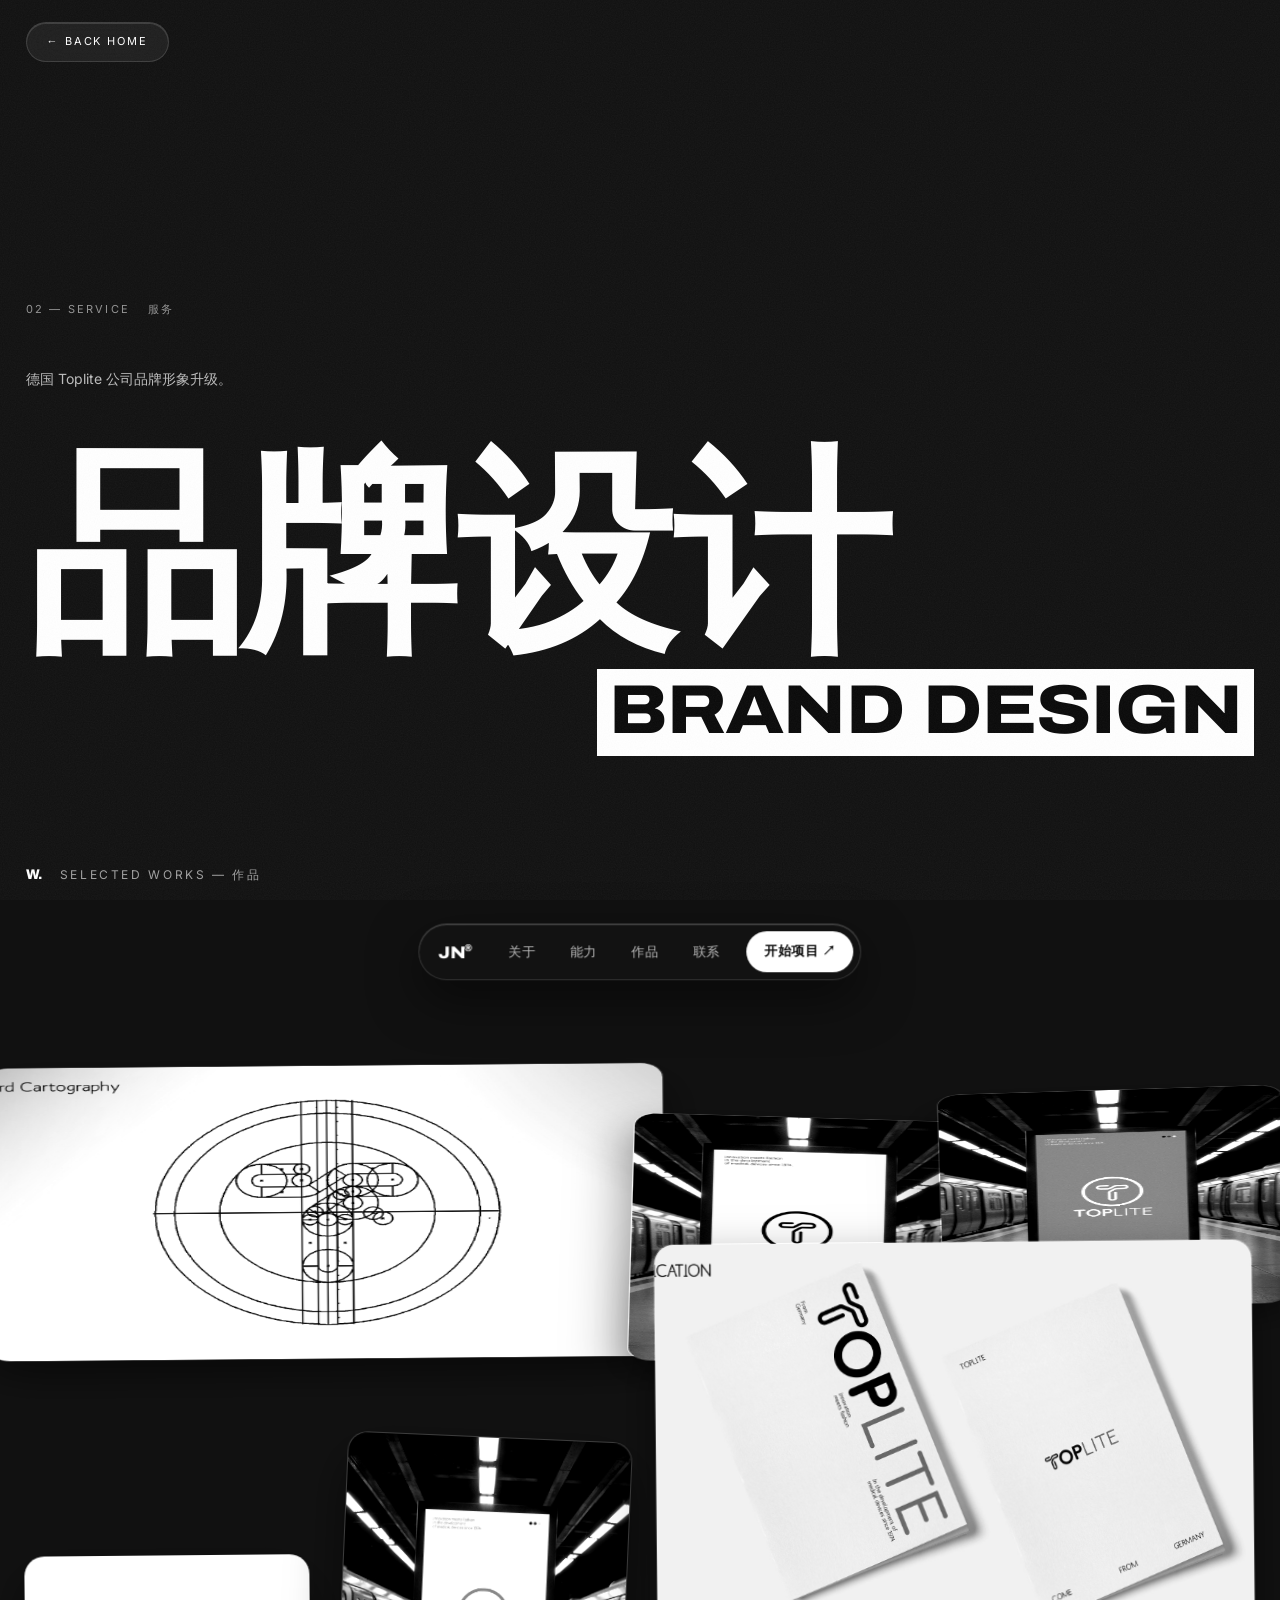
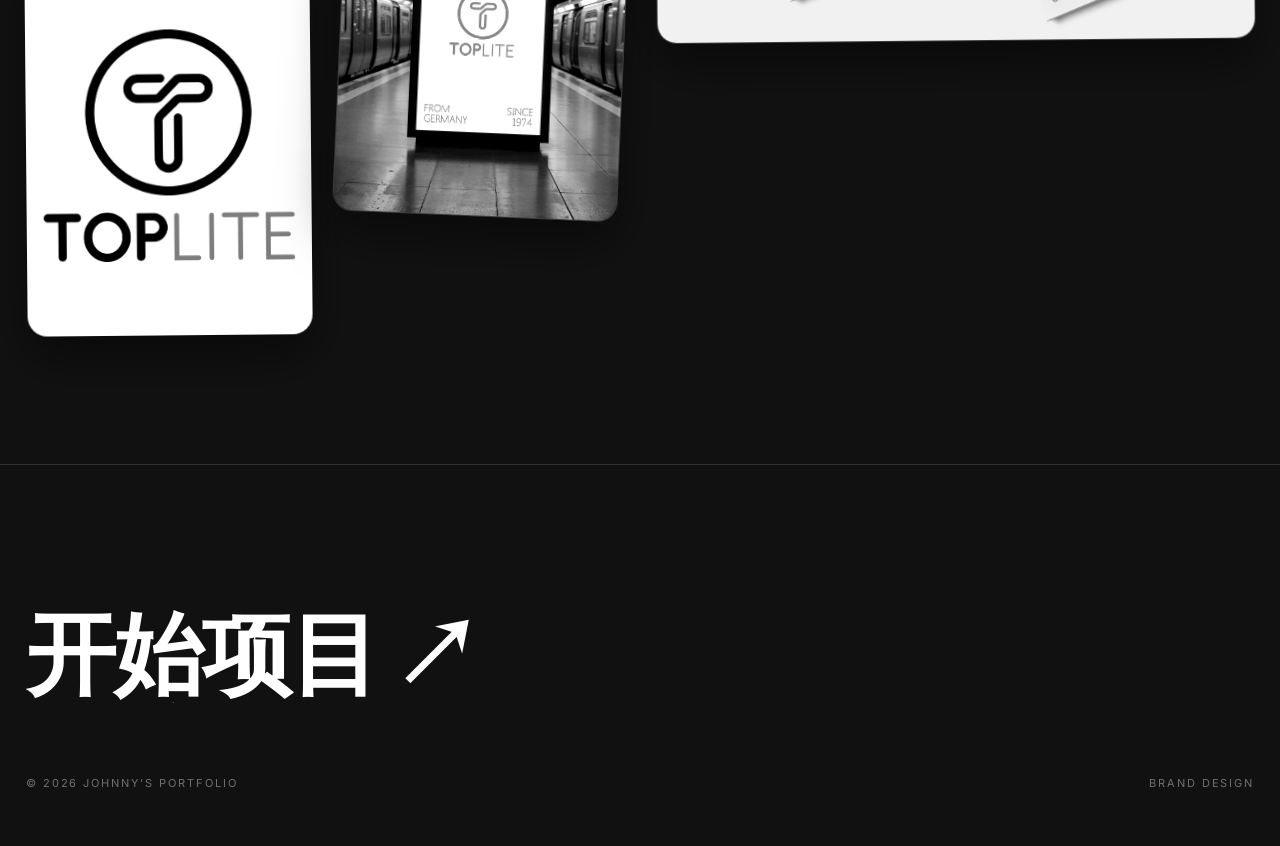
<file: brand-design.html>
﻿<!DOCTYPE html>
<html lang="zh-CN">
<head>
  <meta charset="UTF-8" />
  <meta name="viewport" content="width=device-width, initial-scale=1.0" />
  <title>品牌设计 — Johnny's Portfolio</title>
  <link rel="preload" href="assets/fonts/Archivo-var-latin.woff2" as="font" type="font/woff2" crossorigin />
  <link rel="preload" href="assets/fonts/Inter-var-latin.woff2" as="font" type="font/woff2" crossorigin />
  <link rel="stylesheet" href="assets/fonts/fonts.css" />
  <link rel="stylesheet" href="css/style.css?v=27" />
  <link rel="stylesheet" href="css/mobile-main.css?v=5" />
</head>
<body class="sub">

  <!-- 底部导航 Dock：链接指向首页对应区块 -->
  <header class="dock" id="dock">
    <a class="dock-brand display" href="index.html">JN<span>®</span></a>
    <nav class="dock-nav">
      <a href="index.html#about">关于</a>
      <a href="index.html#services">能力</a>
      <a href="index.html#works">作品</a>
      <a href="index.html#contact">联系</a>
    </nav>
    <a class="dock-cta magnetic" href="mailto:617111647@qq.com">开始项目 ↗</a>
  </header>

  <!-- 返回 -->
  <a class="back-link" href="index.html">← BACK HOME</a>

  <!-- 子页 Hero -->
  <header class="sub-hero">
    <div class="sub-kicker reveal">
      <span>02 — SERVICE</span>
      <span>服务</span>
    </div>
    <p class="sub-intro reveal" style="--d:.08s">
      德国 Toplite 公司品牌形象升级。
      <!-- TODO: 待补充品牌设计页面的详细介绍文案 -->
    </p>
    <h1 class="sub-title display reveal" style="--d:.16s">
      <span class="cn">品牌设计</span>
      <span class="en en-box">Brand Design</span>
    </h1>
  </header>

  <!-- 作品墙：首次滚入时图框果冻式自由落体错峰坠落，落定后缓慢漂浮 -->
  <section class="fall-section" id="fall">
    <div class="sec-head reveal">
      <span class="sec-no">W.</span>
      <span class="sec-tag">SELECTED WORKS — 作品</span>
    </div>
    <!-- TODO: 替换为真实品牌设计作品图片（assets/brand/p01-06.jpg） -->
    <div class="fall-stage">
      <div class="fall-grid" id="fallRing">
        <figure class="fall-card"><img src="assets/brand/p01.jpg" alt="品牌设计 01" loading="lazy" /></figure>
        <figure class="fall-card"><img src="assets/brand/p02.jpg" alt="品牌设计 02" loading="lazy" /></figure>
        <figure class="fall-card"><img src="assets/brand/p03.jpg" alt="品牌设计 03" loading="lazy" /></figure>
        <figure class="fall-card"><img src="assets/brand/p04.jpg" alt="品牌设计 04" loading="lazy" /></figure>
        <figure class="fall-card"><img src="assets/brand/p05.jpg" alt="品牌设计 05" loading="lazy" /></figure>
        <figure class="fall-card"><img src="assets/brand/p06.jpg" alt="品牌设计 06" loading="lazy" /></figure>
      </div>
    </div>
  </section>

  <!-- 底部 CTA -->
  <footer class="sub-footer">
    <a class="sub-cta display reveal" href="index.html#contact"><span class="cta-roll"><span class="cta-line">开始项目</span><span class="cta-line cta-ghost" aria-hidden="true">开始项目</span></span><span class="cta-roll cta-arr-roll"><span class="cta-line">↗</span><span class="cta-line cta-ghost" aria-hidden="true">↗</span></span></a>
    <div class="sub-copy">
      <span>© 2026 JOHNNY'S PORTFOLIO</span>
      <span>BRAND DESIGN</span>
    </div>
  </footer>

  <script src="js/main.js?v=18"></script>
</body>
</html>
</file>
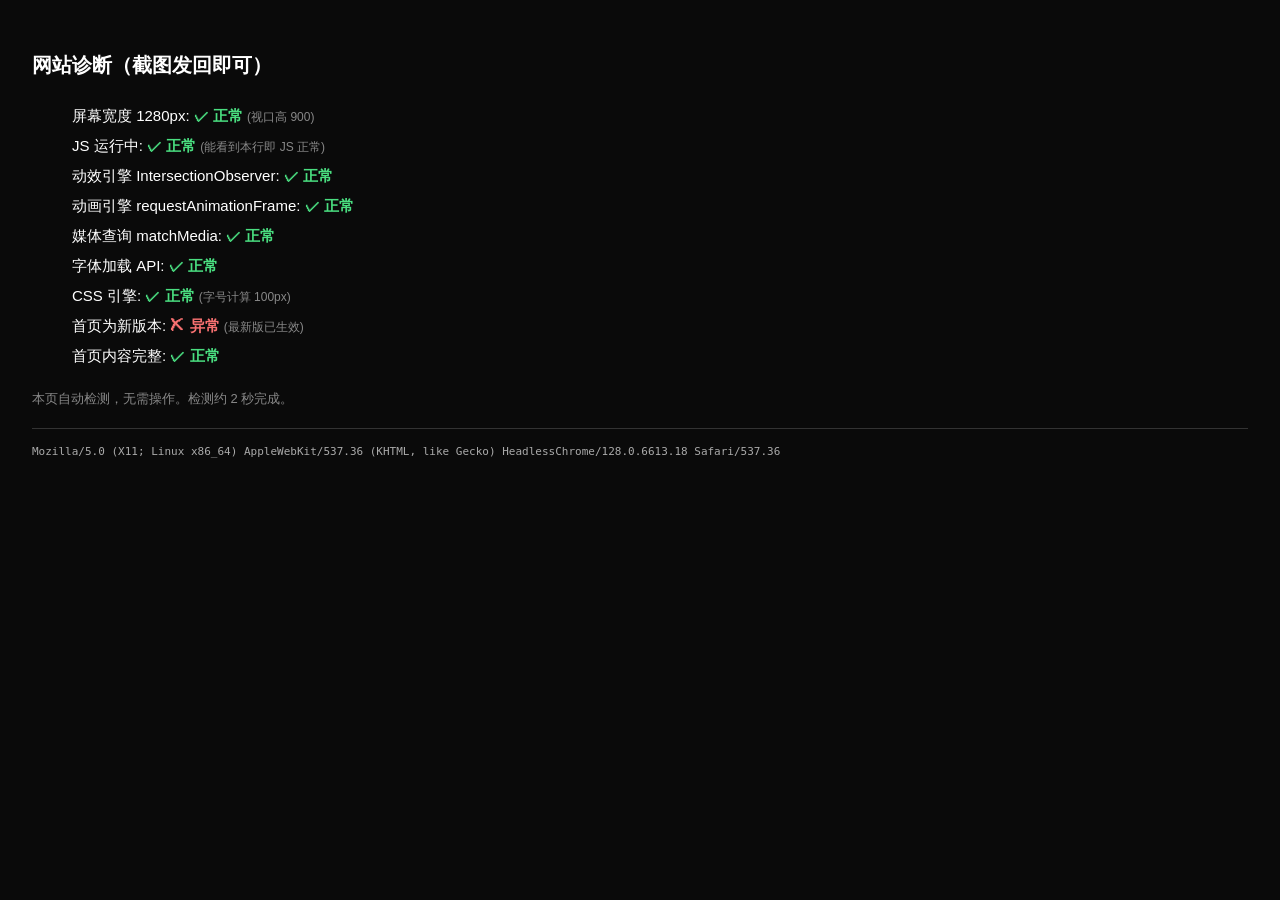
<file: diagnose.html>
﻿<!DOCTYPE html>
<html lang="zh-CN">
<head>
<meta charset="utf-8">
<meta name="viewport" content="width=device-width, initial-scale=1.0">
<title>网站诊断</title>
<style>
  body { background:#0a0a0a; color:#fff; font-family:-apple-system,"PingFang SC","Microsoft YaHei",sans-serif; padding:24px; font-size:15px; line-height:2; }
  h1 { font-size:20px; margin-bottom:16px; }
  ul { list-style:none; }
  .ok { color:#4ade80; } .bad { color:#f87171; }
  pre { white-space:pre-wrap; word-break:break-all; color:#aaa; font-size:11px; margin-top:16px; border-top:1px solid #333; padding-top:12px; }
  .tip { color:#888; font-size:13px; margin-top:12px; }
</style>
</head>
<body>
<h1>网站诊断（截图发回即可）</h1>
<ul id="list"></ul>
<p class="tip">本页自动检测，无需操作。检测约 2 秒完成。</p>
<pre id="raw"></pre>
<script>
var L = document.getElementById("list");
function add(label, ok, detail) {
  var li = document.createElement("li");
  li.innerHTML = label + ": <b class='" + (ok ? "ok" : "bad") + "'>" + (ok ? "✓ 正常" : "✗ 异常") + "</b>" + (detail ? " <span style='color:#888;font-size:12px'>(" + detail + ")</span>" : "");
  L.appendChild(li);
}
var w = window.innerWidth, h = window.innerHeight;
add("屏幕宽度 " + w + "px", w > 0, "视口高 " + h);
add("JS 运行中", true, "能看到本行即 JS 正常");
add("动效引擎 IntersectionObserver", typeof IntersectionObserver !== "undefined");
add("动画引擎 requestAnimationFrame", typeof requestAnimationFrame !== "undefined");
add("媒体查询 matchMedia", typeof window.matchMedia !== "undefined");
add("字体加载 API", typeof document.fonts !== "undefined");
var t = document.createElement("div");
t.style.cssText = "position:fixed;left:-999px;font-size:100px;";
document.body.appendChild(t);
var fs = parseFloat(getComputedStyle(t).fontSize);
add("CSS 引擎", fs === 100, "字号计算 " + fs + "px");
t.remove();
fetch("/?diag=" + Date.now(), {cache:"no-store"}).then(function(r){return r.text()}).then(function(txt){
  var hasRedirect = txt.indexOf("location.replace") > -1;
  var hasV23 = txt.indexOf("style.css?v=27") > -1;
  add("首页为新版本", hasV23 && !hasRedirect, hasRedirect ? "仍在返回旧版——浏览器/网络缓存劫持" : "最新版已生效");
  add("首页内容完整", txt.indexOf("hero-title") > -1);
}).catch(function(e){ add("首页拉取", false, String(e).slice(0,60)); });
document.getElementById("raw").textContent = navigator.userAgent;
</script>
</body>
</html>
</file>
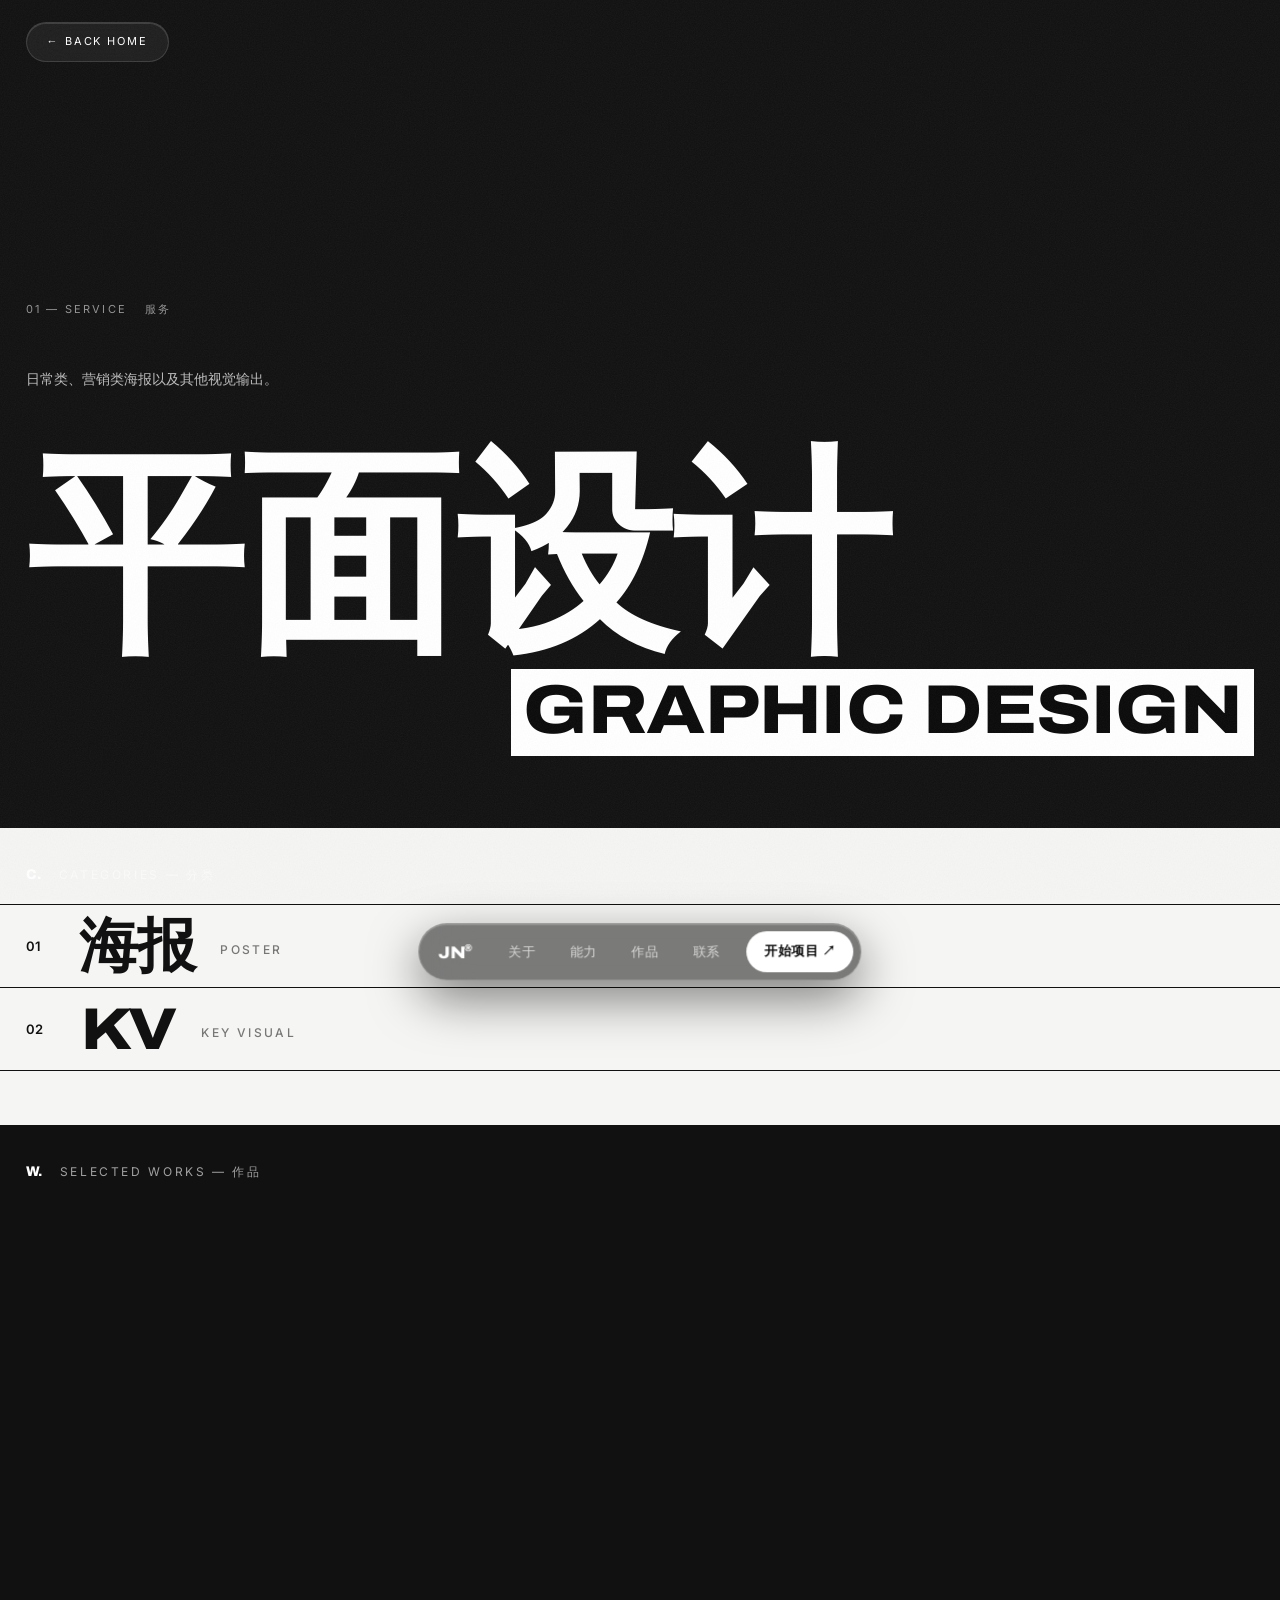
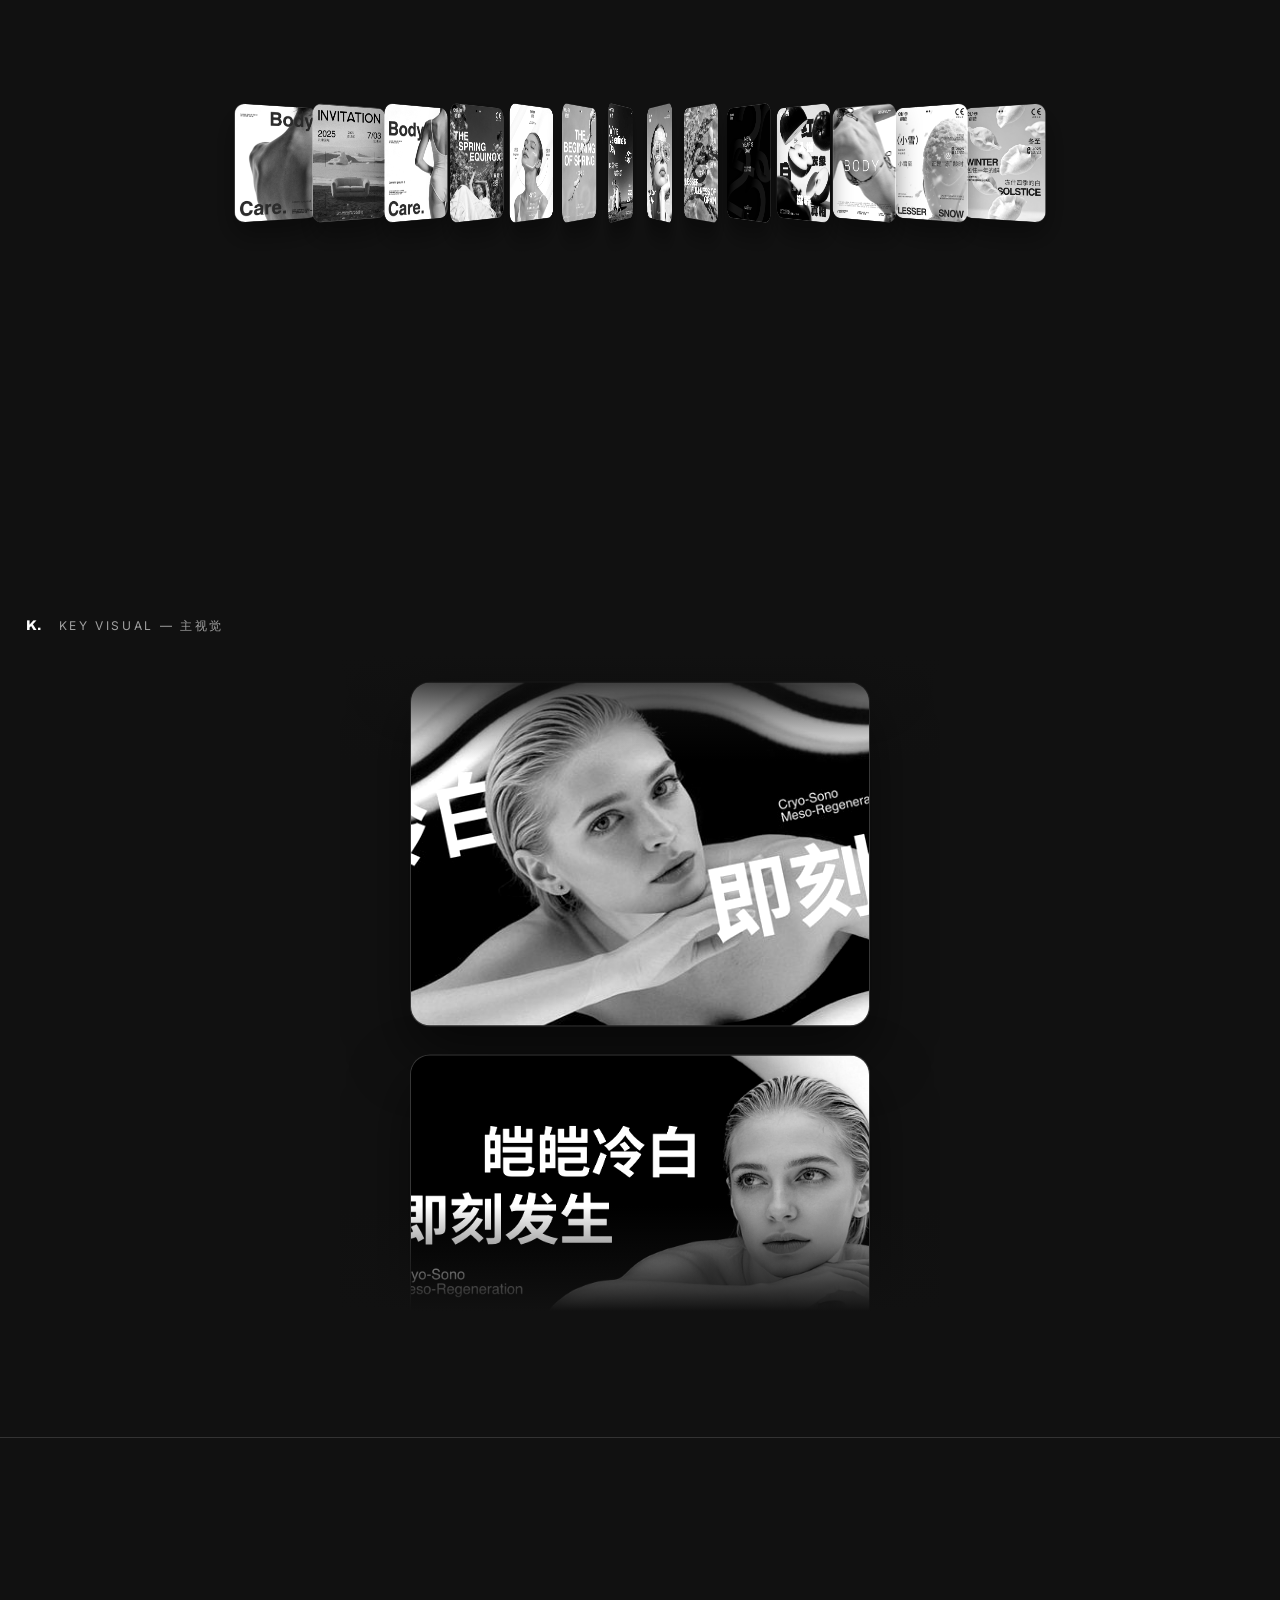
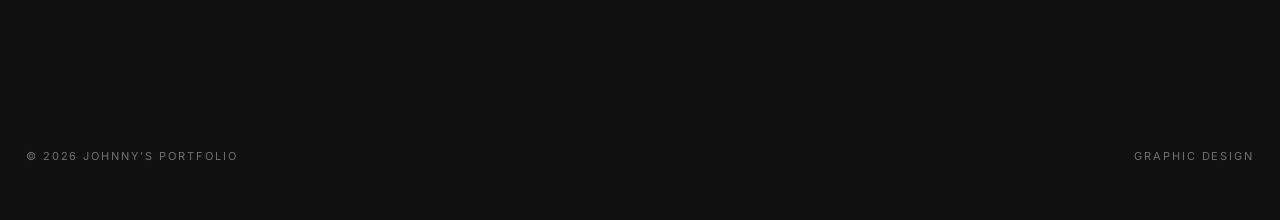
<file: graphic-design.html>
﻿<!DOCTYPE html>
<html lang="zh-CN">
<head>
  <meta charset="UTF-8" />
  <meta name="viewport" content="width=device-width, initial-scale=1.0" />
  <title>平面设计 — Johnny's Portfolio</title>
  <link rel="preload" href="assets/fonts/Archivo-var-latin.woff2" as="font" type="font/woff2" crossorigin />
  <link rel="preload" href="assets/fonts/Inter-var-latin.woff2" as="font" type="font/woff2" crossorigin />
  <link rel="stylesheet" href="assets/fonts/fonts.css" />
  <link rel="stylesheet" href="css/style.css?v=27" />
  <link rel="stylesheet" href="css/mobile-main.css?v=5" />
</head>
<body class="sub">

  <!-- 底部导航 Dock：链接指向首页对应区块 -->
  <header class="dock" id="dock">
    <a class="dock-brand display" href="index.html">JN<span>®</span></a>
    <nav class="dock-nav">
      <a href="index.html#about">关于</a>
      <a href="index.html#services">能力</a>
      <a href="index.html#works">作品</a>
      <a href="index.html#contact">联系</a>
    </nav>
    <a class="dock-cta magnetic" href="mailto:617111647@qq.com">开始项目 ↗</a>
  </header>

  <!-- 返回 -->
  <a class="back-link" href="index.html">← BACK HOME</a>

  <!-- 子页 Hero -->
  <header class="sub-hero">
    <div class="sub-kicker reveal">
      <span>01 — SERVICE</span>
      <span>服务</span>
    </div>
    <p class="sub-intro reveal" style="--d:.08s">
      日常类、营销类海报以及其他视觉输出。
      <!-- TODO: 待补充平面设计页面的详细介绍文案 -->
    </p>
    <h1 class="sub-title display reveal" style="--d:.16s">
      <span class="cn">平面设计</span>
      <span class="en en-box">Graphic Design</span>
    </h1>
  </header>

  <!-- 作品分类：海报 / KV（复用首页能力栏行样式，紧随大标题） -->
  <section class="sub-cats">
    <div class="sec-head reveal">
      <span class="sec-no">C.</span>
      <span class="sec-tag">CATEGORIES — 分类</span>
    </div>
    <ul class="service-list">
      <li class="service-row reveal" style="--d:.0s" data-href="#poster">
        <span class="sr-no">01</span>
        <a class="sr-name display">海报<em>POSTER</em>
          <!-- TODO: 待补充海报分类的悬停说明文案 -->
        </a>
        <span class="sr-arrow">→</span>
      </li>
      <li class="service-row reveal" style="--d:.06s" data-href="#kv">
        <span class="sr-no">02</span>
        <a class="sr-name display">KV<em>KEY VISUAL</em>
          <!-- TODO: 待补充 KV 分类的悬停说明文案 -->
        </a>
        <span class="sr-arrow">→</span>
      </li>
    </ul>
  </section>

  <!-- 作品长条：18 个小圆角矩形框，中心向两侧展开，悬停向上展开成大图 -->
  <section class="strip-section" id="poster">
    <div class="sec-head reveal">
      <span class="sec-no">W.</span>
      <span class="sec-tag">SELECTED WORKS — 作品</span>
    </div>
    <!-- TODO: 替换为真实海报作品图片 -->
    <div class="strip-scroll">
      <div class="strip-stage">
        <div class="strip" id="strip">
        <figure class="strip-item"><img src="assets/posters/p01.jpg" alt="海报 01" loading="lazy" /></figure>
        <figure class="strip-item"><img src="assets/posters/p02.jpg" alt="海报 02" loading="lazy" /></figure>
        <figure class="strip-item"><img src="assets/posters/p03.jpg" alt="海报 03" loading="lazy" /></figure>
        <figure class="strip-item"><img src="assets/posters/p04.jpg" alt="海报 04" loading="lazy" /></figure>
        <figure class="strip-item"><img src="assets/posters/p05.jpg" alt="海报 05" loading="lazy" /></figure>
        <figure class="strip-item"><img src="assets/posters/p06.jpg" alt="海报 06" loading="lazy" /></figure>
        <figure class="strip-item"><img src="assets/posters/p07.jpg" alt="海报 07" loading="lazy" /></figure>
        <figure class="strip-item"><img src="assets/posters/p08.jpg" alt="海报 08" loading="lazy" /></figure>
        <figure class="strip-item"><img src="assets/posters/p09.jpg" alt="海报 09" loading="lazy" /></figure>
        <figure class="strip-item"><img src="assets/posters/p10.jpg" alt="海报 10" loading="lazy" /></figure>
        <figure class="strip-item"><img src="assets/posters/p11.jpg" alt="海报 11" loading="lazy" /></figure>
        <figure class="strip-item"><img src="assets/posters/p12.jpg" alt="海报 12" loading="lazy" /></figure>
        <figure class="strip-item"><img src="assets/posters/p13.jpg" alt="海报 13" loading="lazy" /></figure>
        <figure class="strip-item"><img src="assets/posters/p14.jpg" alt="海报 14" loading="lazy" /></figure>
        <figure class="strip-item"><img src="assets/posters/p15.jpg" alt="海报 15" loading="lazy" /></figure>
        <figure class="strip-item"><img src="assets/posters/p16.jpg" alt="海报 16" loading="lazy" /></figure>
        <figure class="strip-item"><img src="assets/posters/p17.jpg" alt="海报 17" loading="lazy" /></figure>
        <figure class="strip-item"><img src="assets/posters/p18.jpg" alt="海报 18" loading="lazy" /></figure>
        </div>
      </div>
    </div>
  </section>

  <!-- KV 旋转环：三张横版 KV 绕垂直轴缓慢旋转，悬停暂停并放大 -->
  <section class="kv-section" id="kv">
    <div class="sec-head reveal">
      <span class="sec-no">K.</span>
      <span class="sec-tag">KEY VISUAL — 主视觉</span>
    </div>
    <!-- TODO: 替换为真实 KV 作品图片（assets/kv/kv01-03.jpg，横版） -->
    <div class="kv-stage reveal">
      <div class="kv-ring" id="kvRing">
        <figure class="kv-card"><div class="kv-inner"><img src="assets/kv/kv01.jpg" alt="KV 01" loading="lazy" /></div></figure>
        <figure class="kv-card"><div class="kv-inner"><img src="assets/kv/kv02.jpg" alt="KV 02" loading="lazy" /></div></figure>
        <figure class="kv-card"><div class="kv-inner"><img src="assets/kv/kv03.jpg" alt="KV 03" loading="lazy" /></div></figure>
        <figure class="kv-card"><div class="kv-inner"><img src="assets/kv/kv04.jpg" alt="KV 04" loading="lazy" /></div></figure>
        <figure class="kv-card"><div class="kv-inner"><img src="assets/kv/kv05.jpg" alt="KV 05" loading="lazy" /></div></figure>
      </div>
    </div>
  </section>

  <!-- 底部 CTA -->
  <footer class="sub-footer">
    <a class="sub-cta display reveal" href="index.html#contact"><span class="cta-roll"><span class="cta-line">开始项目</span><span class="cta-line cta-ghost" aria-hidden="true">开始项目</span></span><span class="cta-roll cta-arr-roll"><span class="cta-line">↗</span><span class="cta-line cta-ghost" aria-hidden="true">↗</span></span></a>
    <div class="sub-copy">
      <span>© 2026 JOHNNY'S PORTFOLIO</span>
      <span>GRAPHIC DESIGN</span>
    </div>
  </footer>

  <script src="js/main.js?v=18"></script>
</body>
</html>
</file>
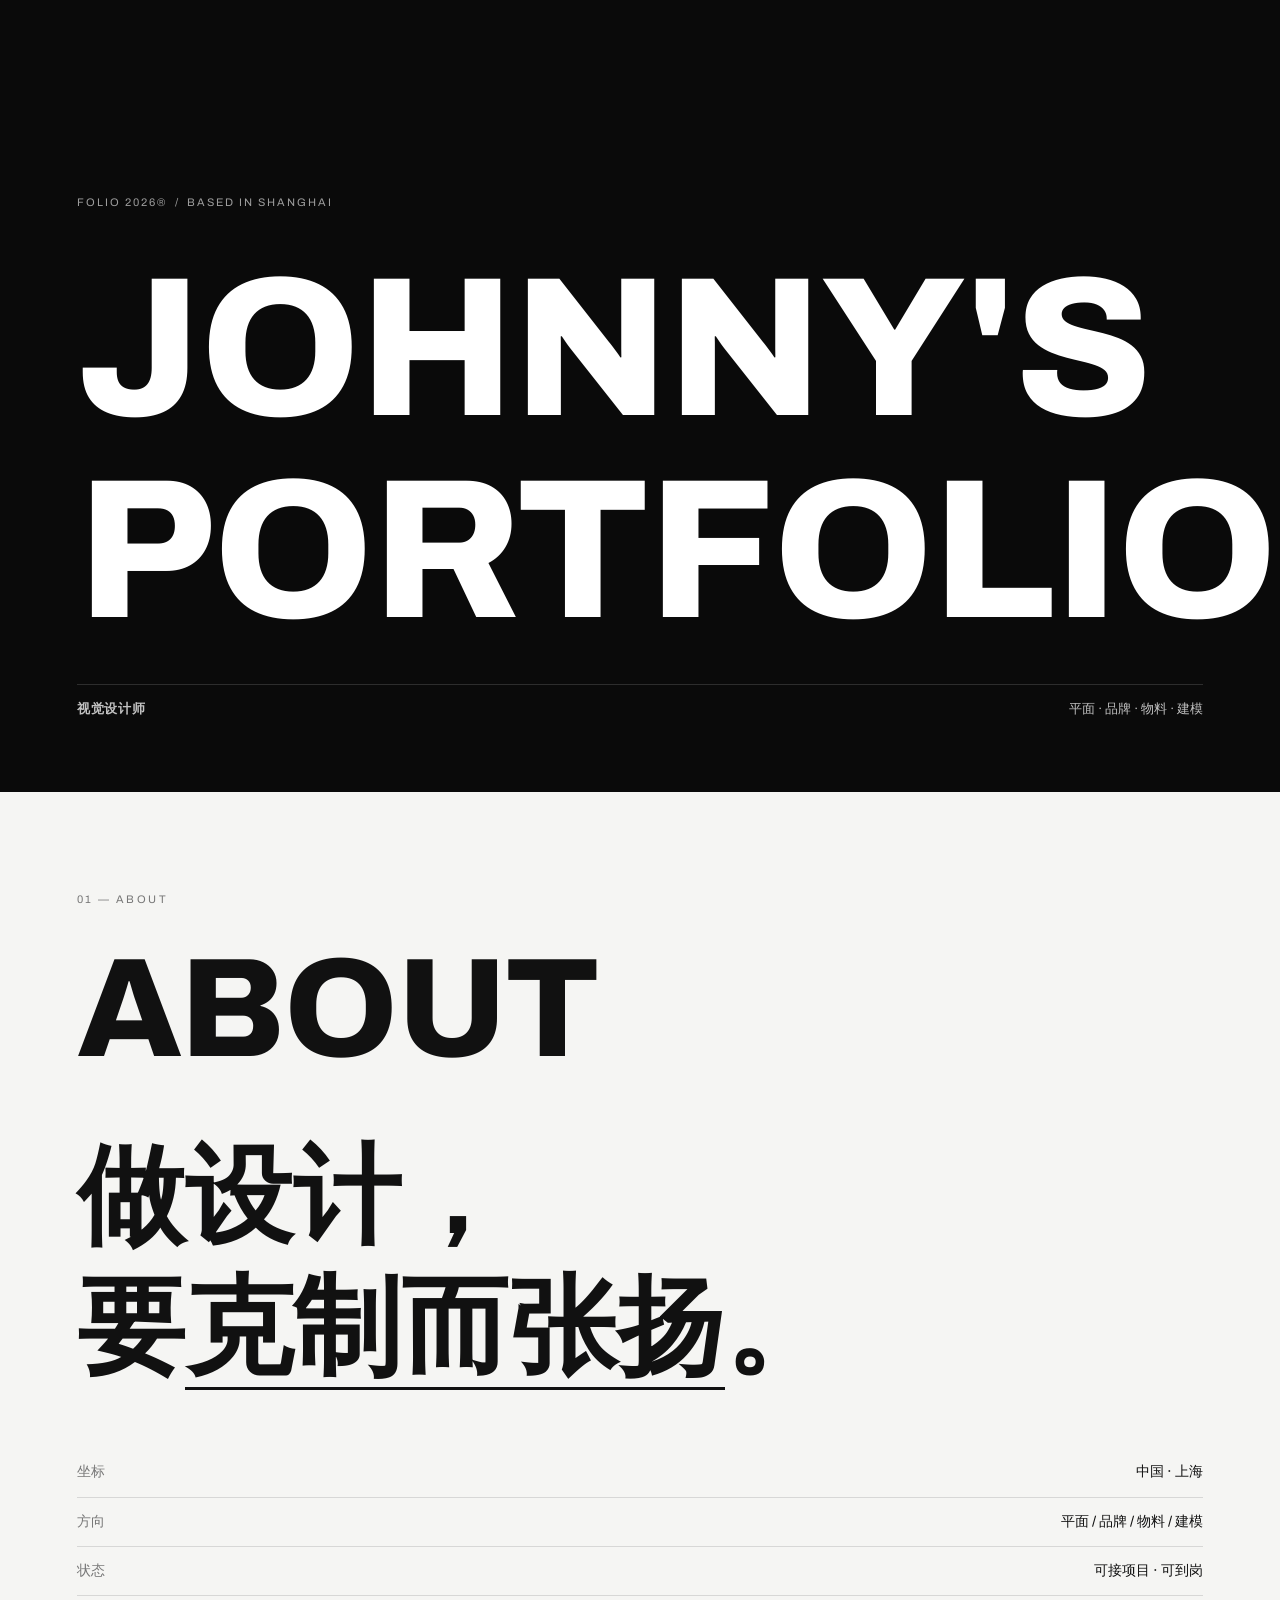
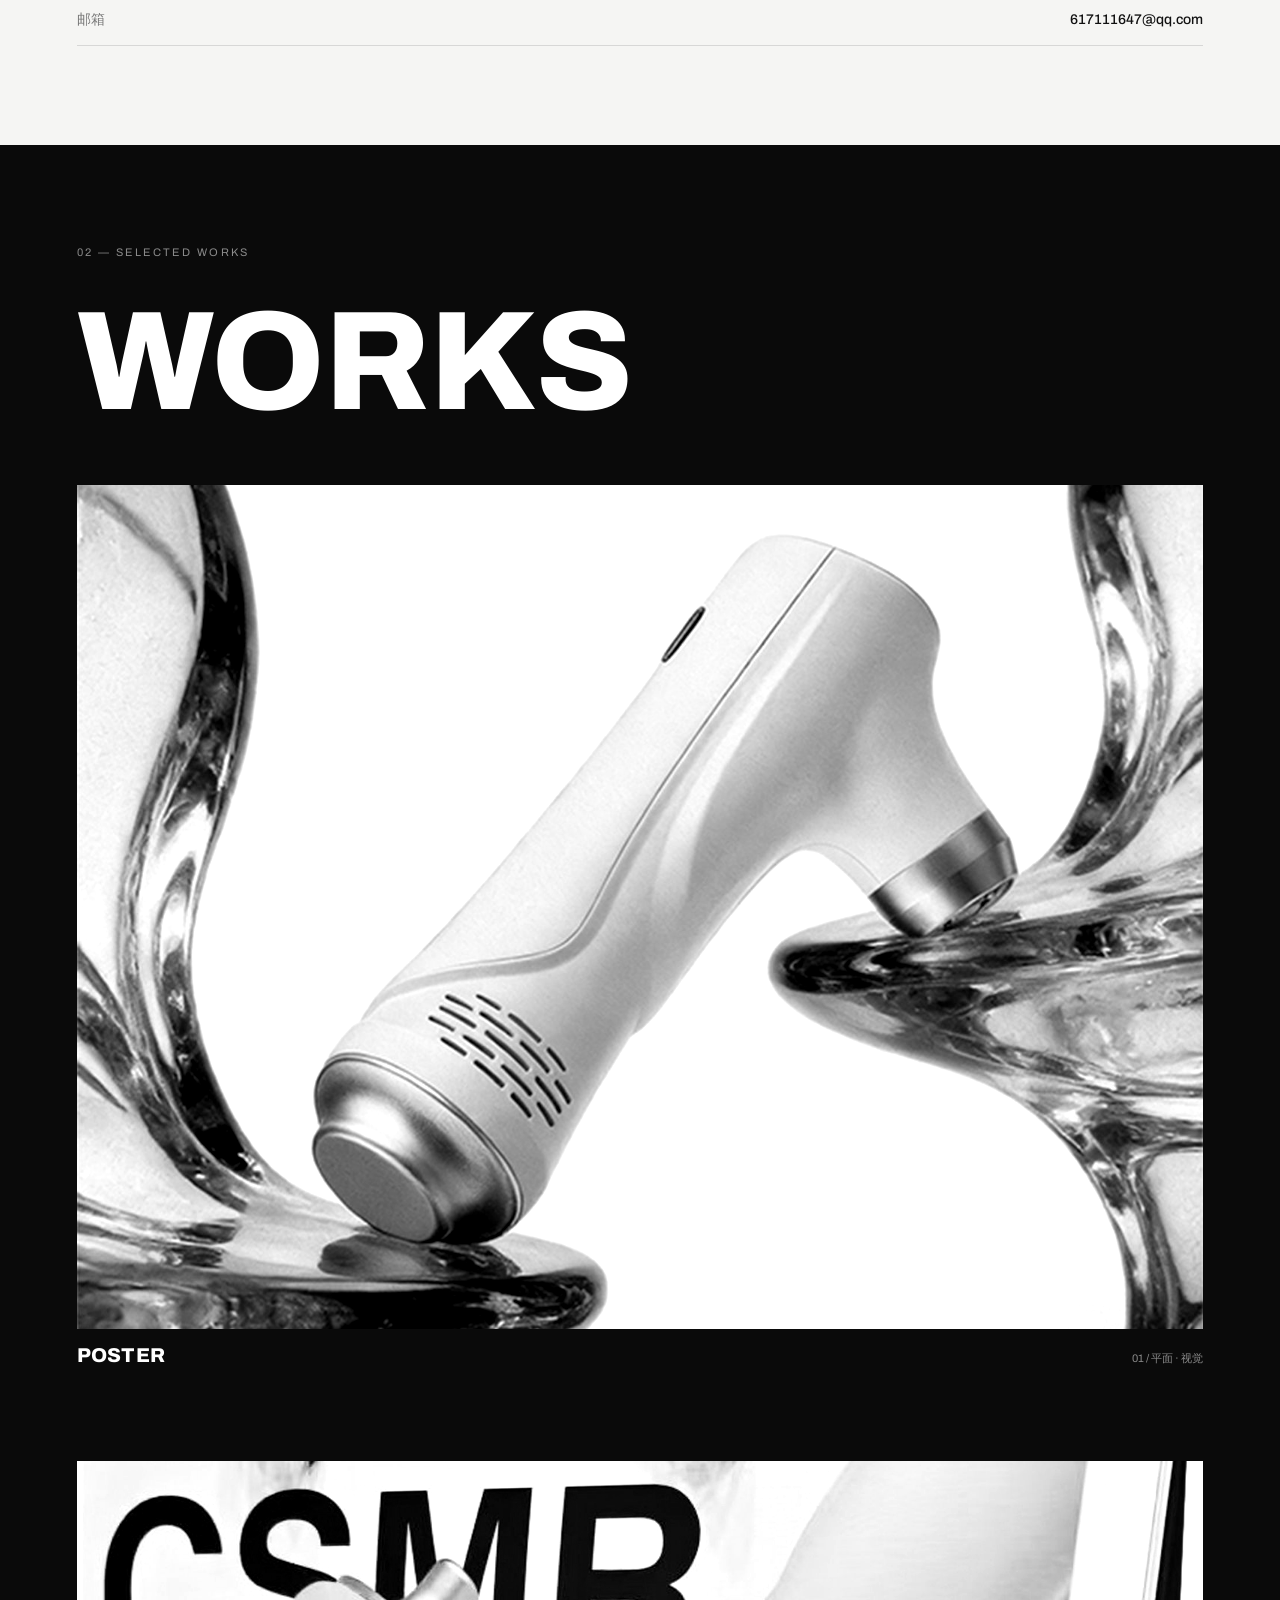
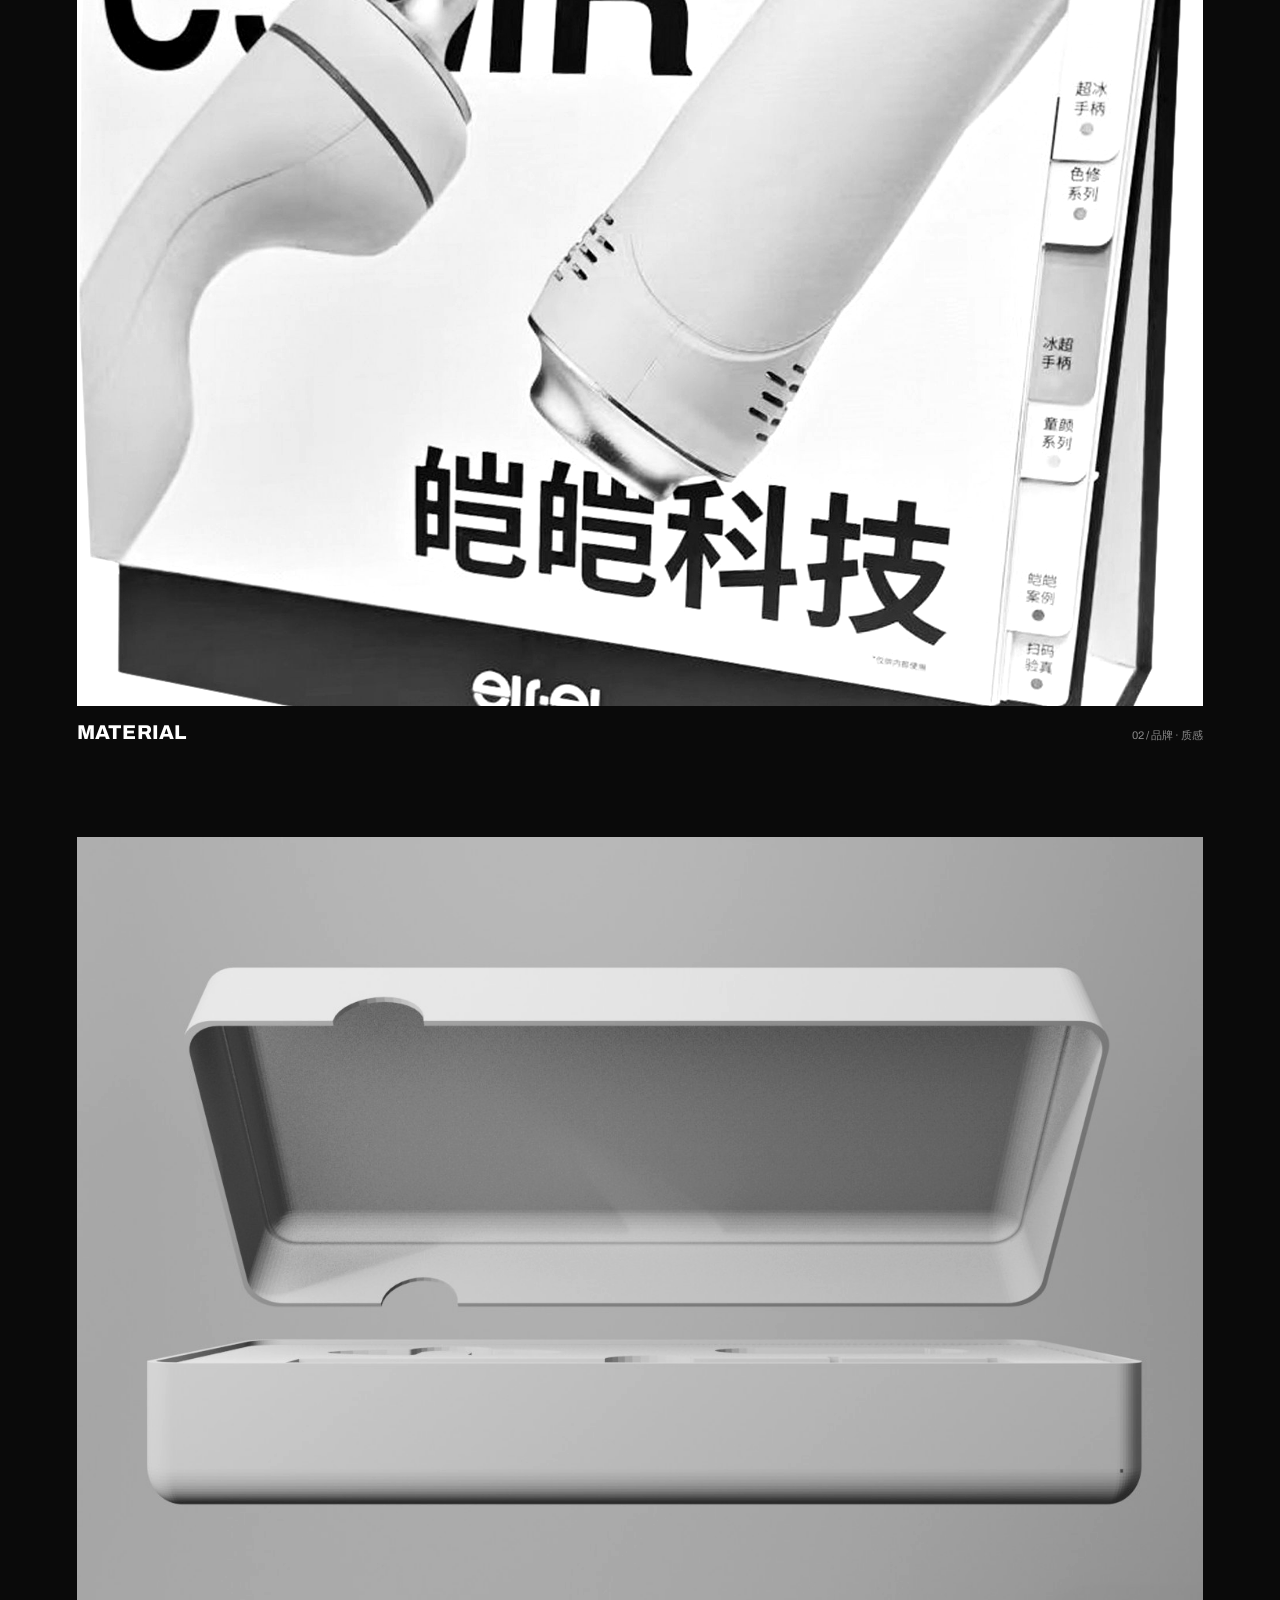
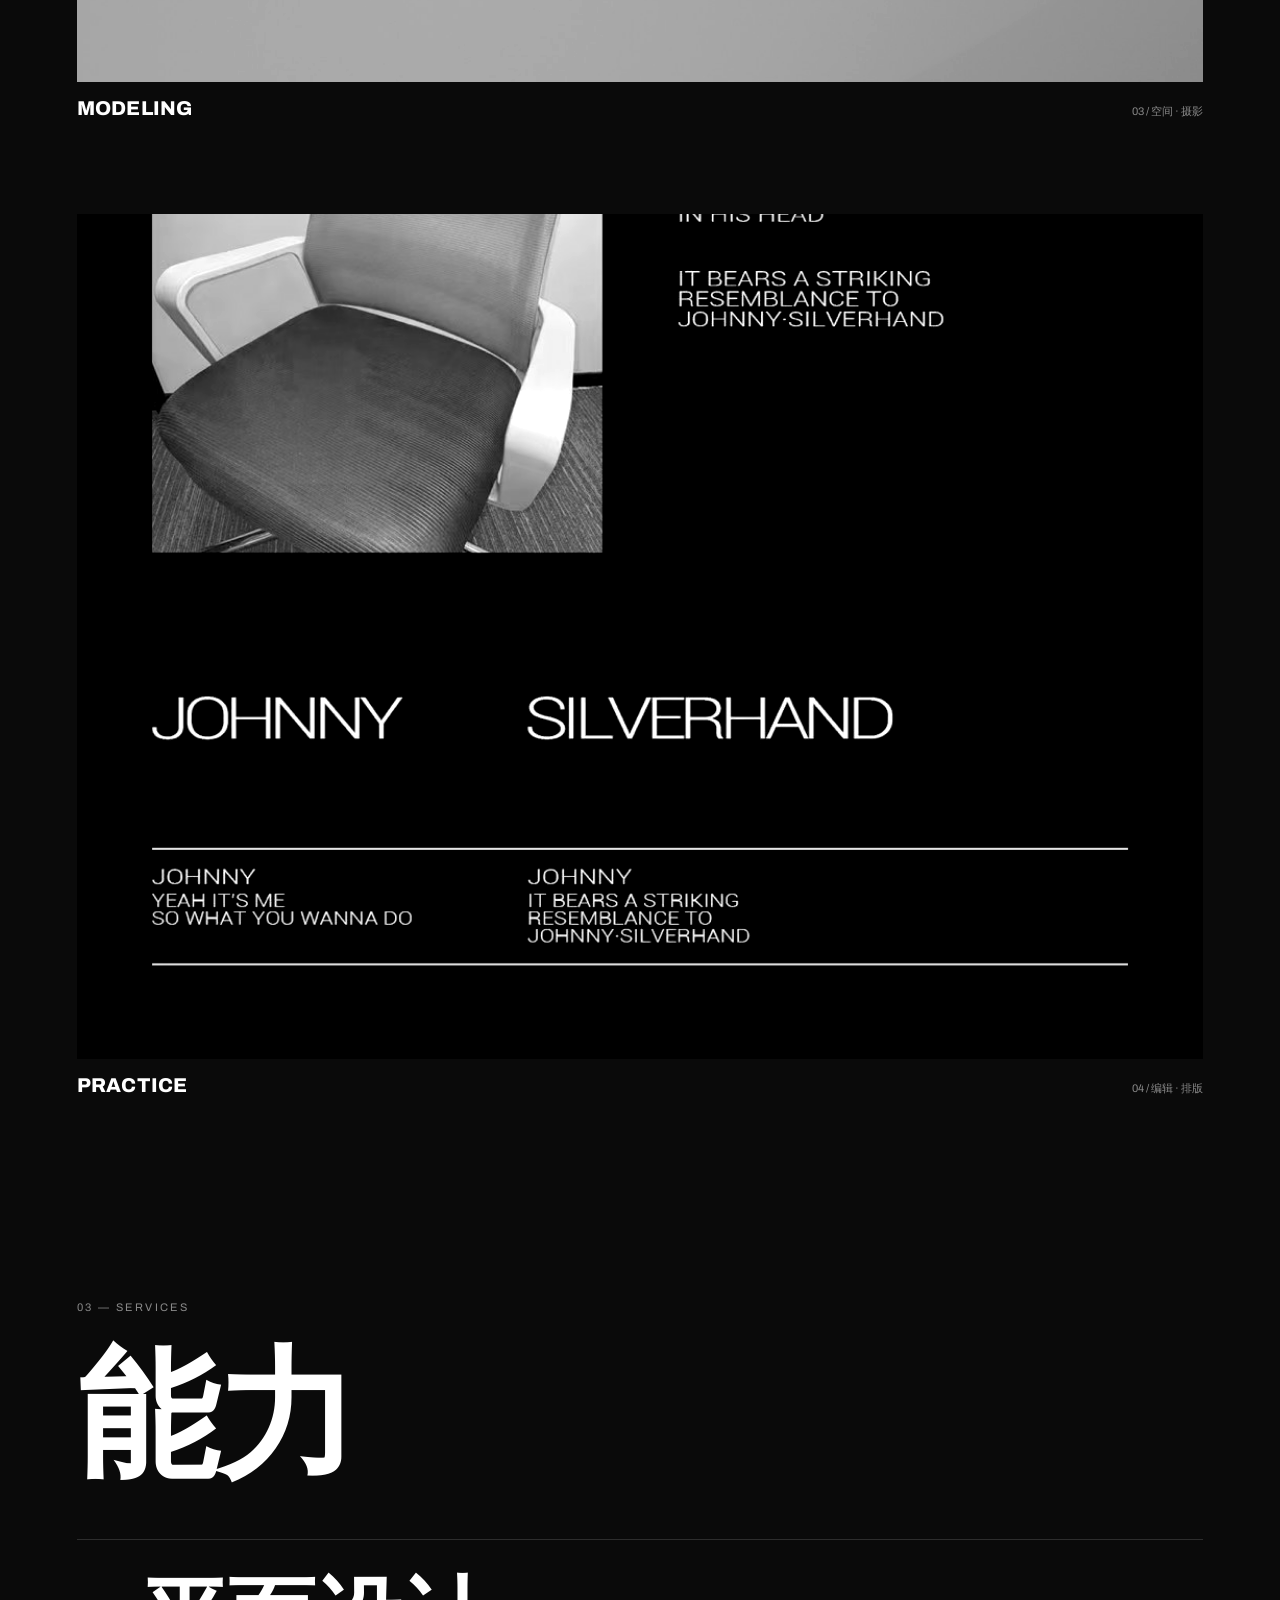
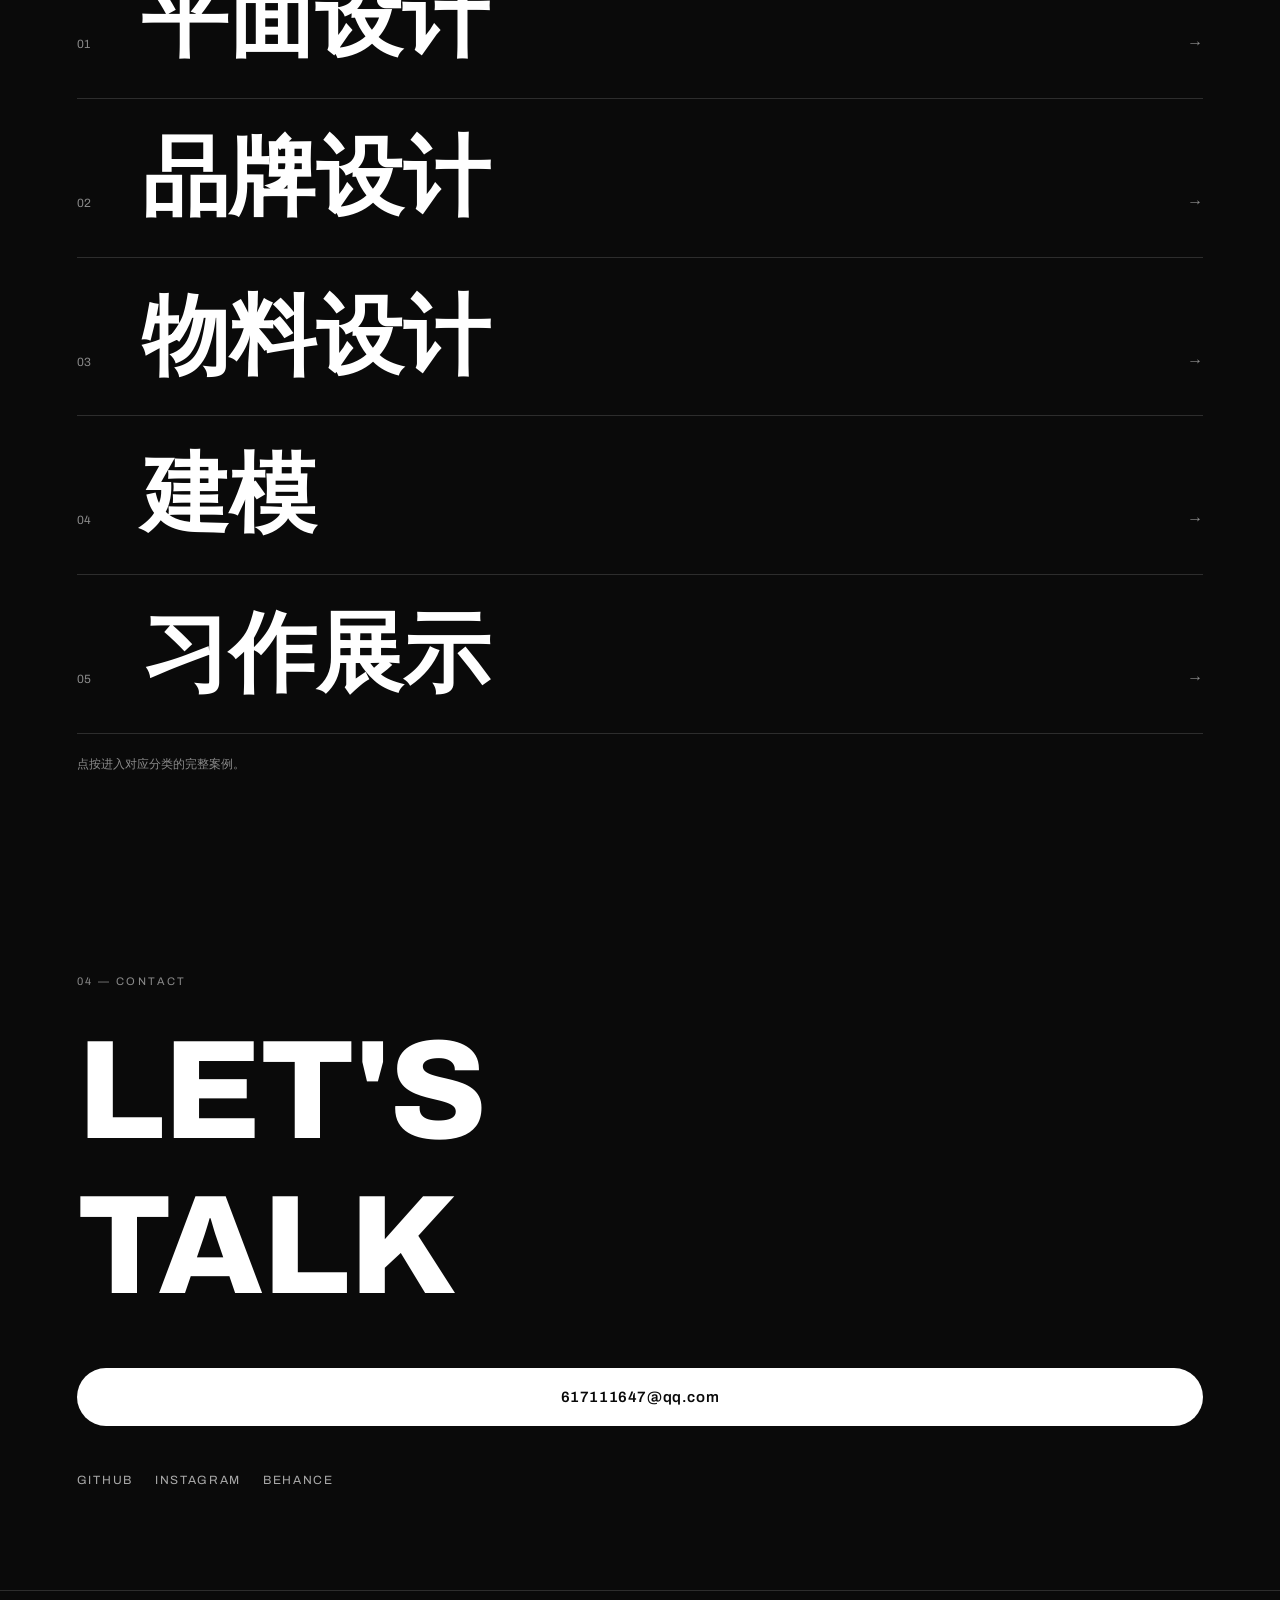
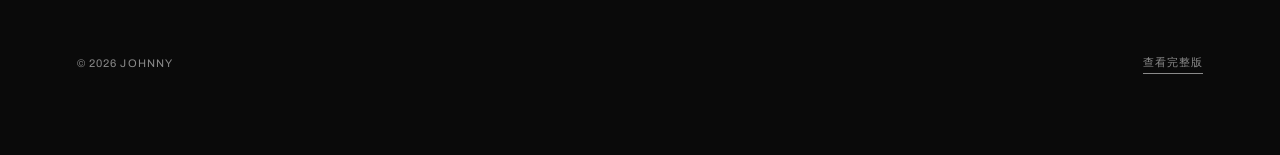
<file: m.html>
<!DOCTYPE html>
<html lang="zh-CN">
<head>
  <meta charset="utf-8" />
  <!-- 手机版专用页：由 index.html 自动跳入，电脑访问不受影响 -->
  <meta name="viewport" content="width=device-width, initial-scale=1.0, viewport-fit=cover" />
  <title>Johnny's Portfolio</title>
  <meta name="description" content="Johnny — 视觉设计与前端开发个人作品集" />
  <link rel="stylesheet" href="assets/fonts/fonts.css" />
  <link rel="stylesheet" href="css/mobile.css?v=1" />
</head>
<body>

  <!-- HERO -->
  <header class="hero wrap">
    <p class="hero-tag">FOLIO 2026® &nbsp;/&nbsp; BASED IN SHANGHAI</p>
    <h1 class="hero-title">Johnny's<span class="l2">Portfolio</span></h1>
    <div class="hero-sub">
      <b>视觉设计师</b>
      <span>平面 · 品牌 · 物料 · 建模</span>
    </div>
  </header>

  <!-- 关于 -->
  <section class="light wrap">
    <p class="kicker">01 — About</p>
    <h2 class="h2">About</h2>
    <p class="manifesto">做设计，<br />要<span class="em">克制而张扬</span>。</p>
    <dl class="info">
      <div class="row"><dt>坐标</dt><dd>中国 · 上海</dd></div>
      <div class="row"><dt>方向</dt><dd>平面 / 品牌 / 物料 / 建模</dd></div>
      <div class="row"><dt>状态</dt><dd>可接项目 · 可到岗</dd></div>
      <div class="row"><dt>邮箱</dt><dd>617111647@qq.com</dd></div>
    </dl>
  </section>

  <!-- 精选作品 -->
  <section class="wrap">
    <p class="kicker">02 — Selected Works</p>
    <h2 class="h2">Works</h2>
    <div class="works-list">
      <div class="work-card">
        <div class="ph"><img src="assets/works/w01.jpg" alt="海报作品" /></div>
        <div class="meta"><span class="name">Poster</span><span class="tag">01 / 平面 · 视觉</span></div>
      </div>
      <div class="work-card">
        <div class="ph"><img src="assets/works/w02.jpg" alt="品牌作品" /></div>
        <div class="meta"><span class="name">Material</span><span class="tag">02 / 品牌 · 质感</span></div>
      </div>
      <div class="work-card">
        <div class="ph"><img src="assets/works/w03.jpg" alt="建模作品" /></div>
        <div class="meta"><span class="name">Modeling</span><span class="tag">03 / 空间 · 摄影</span></div>
      </div>
      <div class="work-card">
        <div class="ph"><img src="assets/works/w04.jpg" alt="习作作品" /></div>
        <div class="meta"><span class="name">Practice</span><span class="tag">04 / 编辑 · 排版</span></div>
      </div>
    </div>
  </section>

  <!-- 能力 -->
  <section class="wrap">
    <p class="kicker">03 — Services</p>
    <h2 class="h2">能力</h2>
    <nav class="svc">
      <a class="svc-row" href="graphic-design.html"><span class="no">01</span><span class="cn">平面设计</span><span class="arrow">→</span></a>
      <a class="svc-row" href="brand-design.html"><span class="no">02</span><span class="cn">品牌设计</span><span class="arrow">→</span></a>
      <a class="svc-row" href="material-design.html"><span class="no">03</span><span class="cn">物料设计</span><span class="arrow">→</span></a>
      <a class="svc-row" href="modeling.html"><span class="no">04</span><span class="cn">建模</span><span class="arrow">→</span></a>
      <a class="svc-row" href="practice.html"><span class="no">05</span><span class="cn">习作展示</span><span class="arrow">→</span></a>
    </nav>
    <p class="svc-note">点按进入对应分类的完整案例。</p>
  </section>

  <!-- 联系 -->
  <section class="wrap">
    <p class="kicker">04 — Contact</p>
    <h2 class="h2">Let's<br />Talk</h2>
    <a class="mail-btn" href="mailto:617111647@qq.com">617111647@qq.com</a>
    <div class="soc"><span>GitHub</span><span>Instagram</span><span>Behance</span></div>
  </section>

  <footer>
    <span>© 2026 JOHNNY</span>
    <a href="index.html?full=1" onclick="try{sessionStorage.setItem('mSkip','1')}catch(e){}">查看完整版</a>
  </footer>

</body>
</html>
</file>
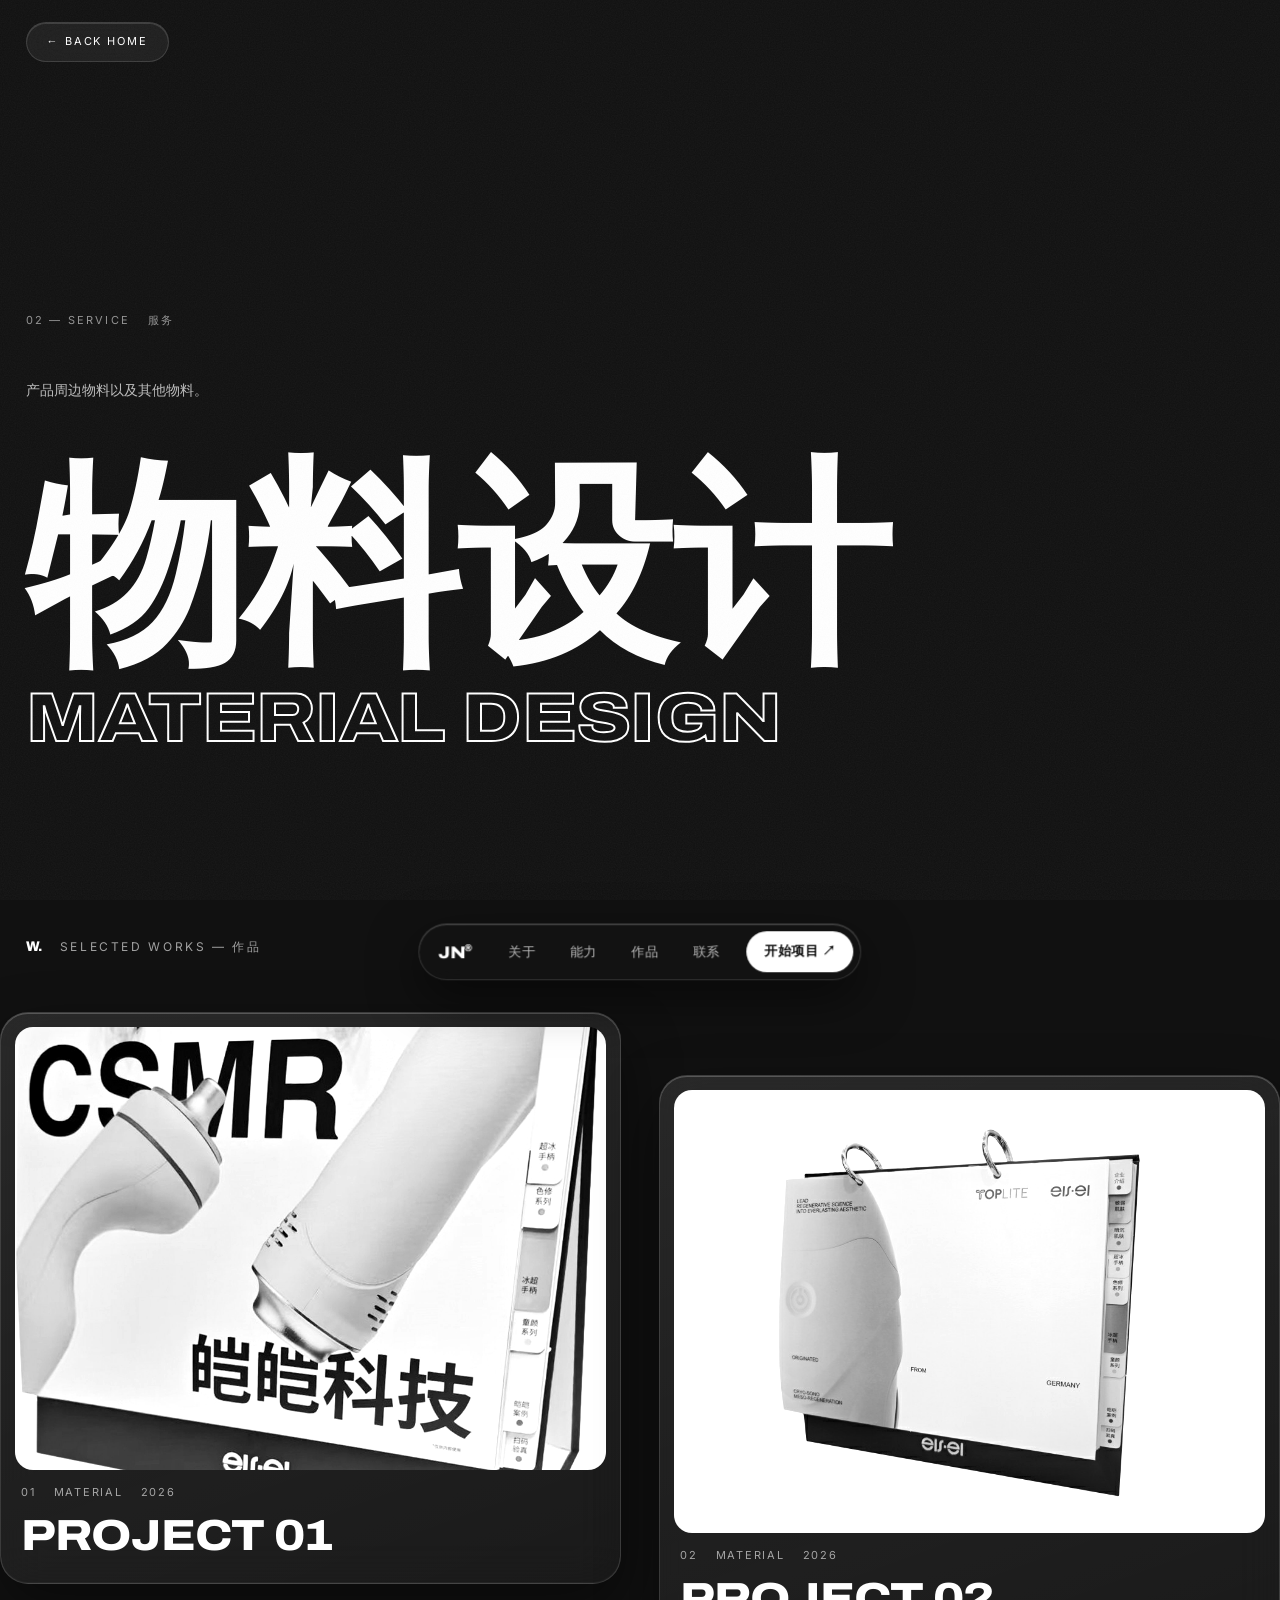
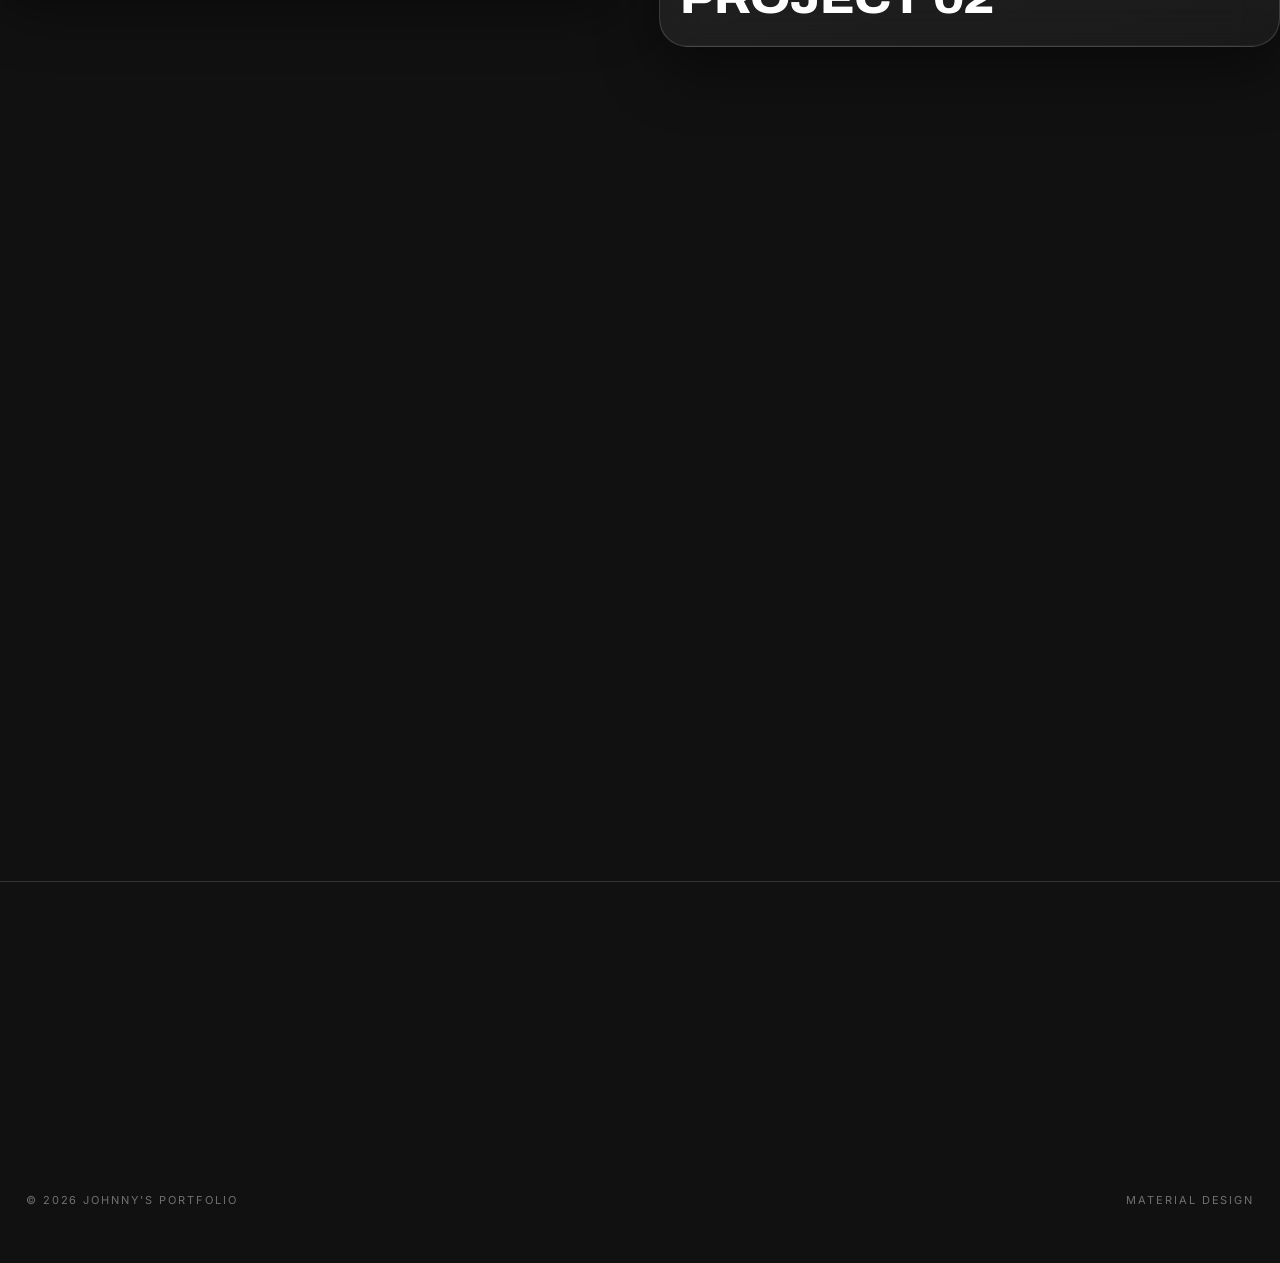
<file: material-design.html>
﻿<!DOCTYPE html>
<html lang="zh-CN">
<head>
  <meta charset="UTF-8" />
  <meta name="viewport" content="width=device-width, initial-scale=1.0" />
  <title>物料设计 — Johnny's Portfolio</title>
  <link rel="preload" href="assets/fonts/Archivo-var-latin.woff2" as="font" type="font/woff2" crossorigin />
  <link rel="preload" href="assets/fonts/Inter-var-latin.woff2" as="font" type="font/woff2" crossorigin />
  <link rel="stylesheet" href="assets/fonts/fonts.css" />
  <link rel="stylesheet" href="css/style.css?v=27" />
  <link rel="stylesheet" href="css/mobile-main.css?v=5" />
</head>
<body class="sub">

  <!-- 底部导航 Dock：链接指向首页对应区块 -->
  <header class="dock" id="dock">
    <a class="dock-brand display" href="index.html">JN<span>®</span></a>
    <nav class="dock-nav">
      <a href="index.html#about">关于</a>
      <a href="index.html#services">能力</a>
      <a href="index.html#works">作品</a>
      <a href="index.html#contact">联系</a>
    </nav>
    <a class="dock-cta magnetic" href="mailto:617111647@qq.com">开始项目 ↗</a>
  </header>

  <!-- 返回 -->
  <a class="back-link" href="index.html">← BACK HOME</a>

  <!-- 子页 Hero -->
  <header class="sub-hero">
    <div class="sub-kicker reveal">
      <span>02 — SERVICE</span>
      <span>服务</span>
    </div>
    <p class="sub-intro reveal" style="--d:.08s">
      产品周边物料以及其他物料。
      <!-- TODO: 待补充物料设计页面的详细介绍文案 -->
    </p>
    <h1 class="sub-title display reveal" style="--d:.16s">
      <span class="cn">物料设计</span>
      <span class="en">Material Design</span>
    </h1>
  </header>

  <!-- 作品占位 -->
  <section class="sub-section">
    <div class="sec-head reveal">
      <span class="sec-no">W.</span>
      <span class="sec-tag">SELECTED WORKS — 作品</span>
    </div>
    <div class="works-grid">
      <article class="work-card glass reveal">
        <figure>
          <img src="assets/material/mt01.jpg" alt="物料设计 01" loading="lazy" />
        </figure>
        <div class="work-meta"><span>01</span><span>MATERIAL</span><span>2026</span></div>
        <h3 class="work-title display">PROJECT 01</h3>
      </article>
      <article class="work-card glass reveal" style="--d:.1s">
        <figure>
          <img src="assets/material/mt02.jpg" alt="物料设计 02" loading="lazy" />
        </figure>
        <div class="work-meta"><span>02</span><span>MATERIAL</span><span>2026</span></div>
        <h3 class="work-title display">PROJECT 02</h3>
      </article>
      <article class="work-card glass reveal" style="--d:.05s">
        <figure>
          <img src="assets/material/mt03.jpg" alt="物料设计 03" loading="lazy" />
        </figure>
        <div class="work-meta"><span>03</span><span>MATERIAL</span><span>2025</span></div>
        <h3 class="work-title display">PROJECT 03</h3>
      </article>
      <article class="work-card glass reveal" style="--d:.15s">
        <figure>
          <img src="assets/material/mt04.jpg" alt="物料设计 04" loading="lazy" />
        </figure>
        <div class="work-meta"><span>04</span><span>MATERIAL</span><span>2025</span></div>
        <h3 class="work-title display">PROJECT 04</h3>
      </article>
    </div>
  </section>

  <!-- 底部 CTA -->
  <footer class="sub-footer">
    <a class="sub-cta display reveal" href="index.html#contact"><span class="cta-roll"><span class="cta-line">开始项目</span><span class="cta-line cta-ghost" aria-hidden="true">开始项目</span></span><span class="cta-roll cta-arr-roll"><span class="cta-line">↗</span><span class="cta-line cta-ghost" aria-hidden="true">↗</span></span></a>
    <div class="sub-copy">
      <span>© 2026 JOHNNY'S PORTFOLIO</span>
      <span>MATERIAL DESIGN</span>
    </div>
  </footer>

  <script src="js/main.js?v=18"></script>
</body>
</html>
</file>
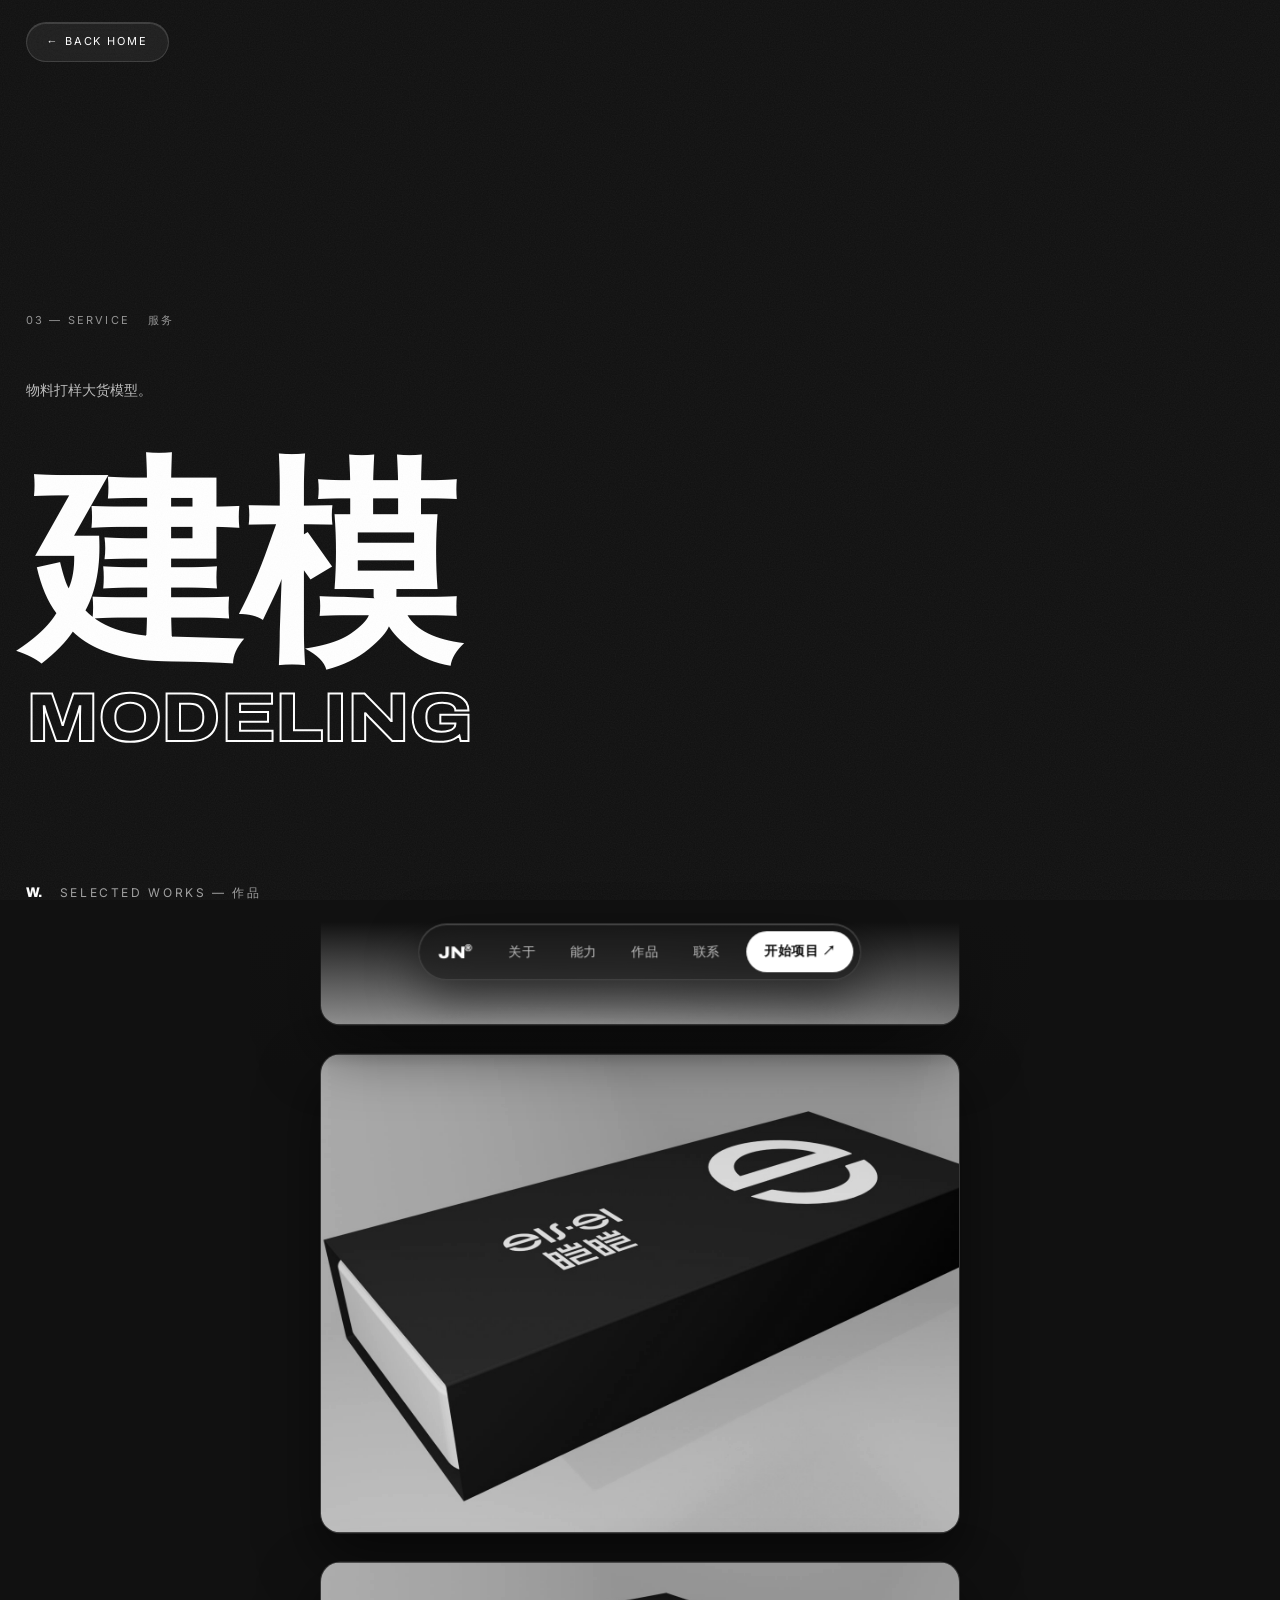
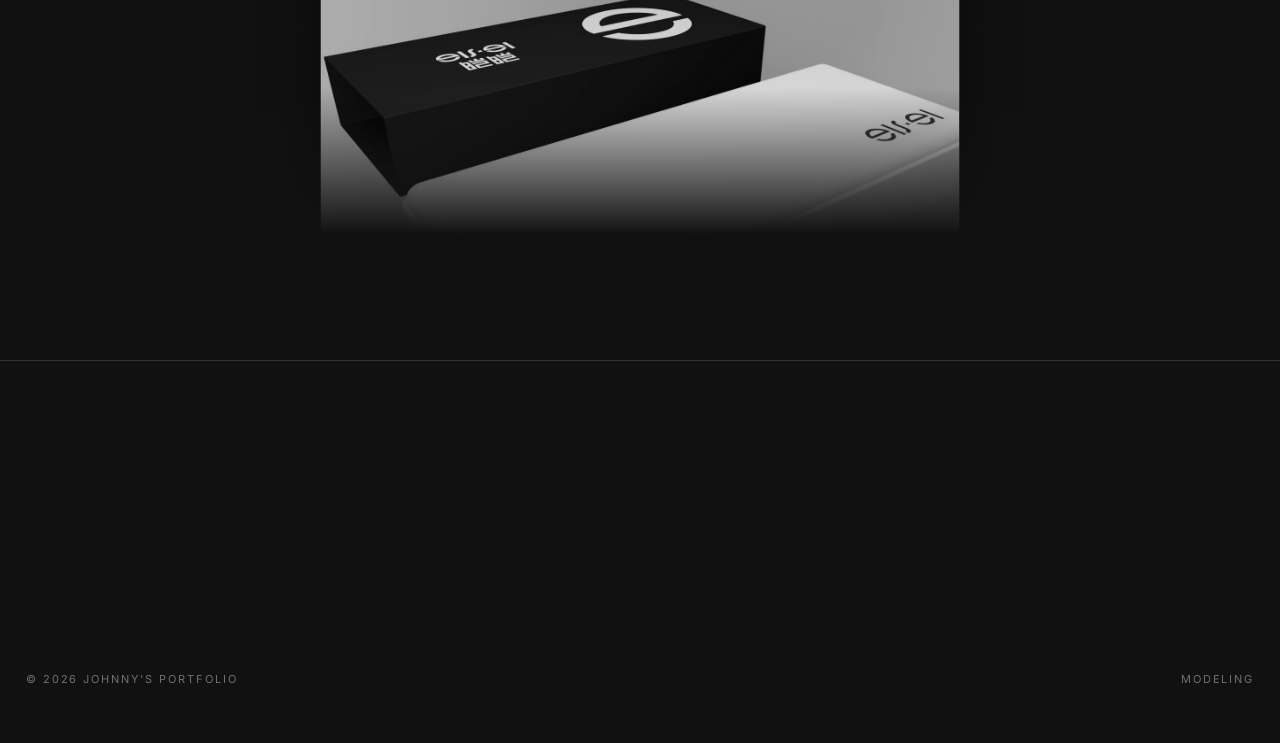
<file: modeling.html>
﻿<!DOCTYPE html>
<html lang="zh-CN">
<head>
  <meta charset="UTF-8" />
  <meta name="viewport" content="width=device-width, initial-scale=1.0" />
  <title>建模 — Johnny's Portfolio</title>
  <link rel="preload" href="assets/fonts/Archivo-var-latin.woff2" as="font" type="font/woff2" crossorigin />
  <link rel="preload" href="assets/fonts/Inter-var-latin.woff2" as="font" type="font/woff2" crossorigin />
  <link rel="stylesheet" href="assets/fonts/fonts.css" />
  <link rel="stylesheet" href="css/style.css?v=27" />
  <link rel="stylesheet" href="css/mobile-main.css?v=5" />
</head>
<body class="sub">

  <!-- 底部导航 Dock：链接指向首页对应区块 -->
  <header class="dock" id="dock">
    <a class="dock-brand display" href="index.html">JN<span>®</span></a>
    <nav class="dock-nav">
      <a href="index.html#about">关于</a>
      <a href="index.html#services">能力</a>
      <a href="index.html#works">作品</a>
      <a href="index.html#contact">联系</a>
    </nav>
    <a class="dock-cta magnetic" href="mailto:617111647@qq.com">开始项目 ↗</a>
  </header>

  <!-- 返回 -->
  <a class="back-link" href="index.html">← BACK HOME</a>

  <!-- 子页 Hero -->
  <header class="sub-hero">
    <div class="sub-kicker reveal">
      <span>03 — SERVICE</span>
      <span>服务</span>
    </div>
    <p class="sub-intro reveal" style="--d:.08s">
      物料打样大货模型。
      <!-- TODO: 待补充建模页面的详细介绍文案 -->
    </p>
    <h1 class="sub-title display reveal" style="--d:.16s">
      <span class="cn">建模</span>
      <span class="en">Modeling</span>
    </h1>
  </header>

  <!-- 作品轮播：与平面设计页 KV 同款纵向循环滚动（5 张、更大尺寸），悬停暂停并居中放大 -->
  <section class="kv-section mdr-section" id="mdr">
    <div class="sec-head reveal">
      <span class="sec-no">W.</span>
      <span class="sec-tag">SELECTED WORKS — 作品</span>
    </div>
    <!-- TODO: 替换为真实建模作品图片（assets/model/md01-06，4:3 横版） -->
    <div class="kv-stage reveal">
      <div class="kv-ring" id="kvRing">
        <figure class="kv-card"><div class="kv-inner"><img src="assets/model/md01.jpg" alt="建模作品 01" loading="lazy" /></div></figure>
        <figure class="kv-card"><div class="kv-inner"><img src="assets/model/md02.jpg" alt="建模作品 02" loading="lazy" /></div></figure>
        <figure class="kv-card"><div class="kv-inner"><img src="assets/model/md03.jpg" alt="建模作品 03" loading="lazy" /></div></figure>
        <figure class="kv-card"><div class="kv-inner"><img src="assets/model/md04.jpg" alt="建模作品 04" loading="lazy" /></div></figure>
        <figure class="kv-card"><div class="kv-inner"><img src="assets/model/md05.jpg" alt="建模作品 05" loading="lazy" /></div></figure>
        <figure class="kv-card"><div class="kv-inner"><img src="assets/model/md06.jpg" alt="建模作品 06" loading="lazy" /></div></figure>
      </div>
    </div>
  </section>

  <!-- 底部 CTA -->
  <footer class="sub-footer">
    <a class="sub-cta display reveal" href="index.html#contact"><span class="cta-roll"><span class="cta-line">开始项目</span><span class="cta-line cta-ghost" aria-hidden="true">开始项目</span></span><span class="cta-roll cta-arr-roll"><span class="cta-line">↗</span><span class="cta-line cta-ghost" aria-hidden="true">↗</span></span></a>
    <div class="sub-copy">
      <span>© 2026 JOHNNY'S PORTFOLIO</span>
      <span>MODELING</span>
    </div>
  </footer>

  <script src="js/main.js?v=18"></script>
</body>
</html>
</file>
<file: assets/fonts/fonts.css>
/* 本地字体（替代 Google Fonts CDN——国内手机网络无法访问 fonts.googleapis.com，
   曾导致字体请求阻塞渲染、回退字体造成排版错乱）。
   两个文件均为可变字体：Archivo 覆盖 wght 100-900 / wdth 62-125%，
   Inter 覆盖 wght 400-600。合计 135KB，随站点同源加载，秒出。 */
@font-face {
  font-family: 'Archivo';
  font-style: normal;
  font-weight: 100 900;
  font-stretch: 62% 125%;
  font-display: swap;
  src: url('Archivo-var-latin.woff2') format('woff2');
}
@font-face {
  font-family: 'Inter';
  font-style: normal;
  font-weight: 400 600;
  font-display: swap;
  src: url('Inter-var-latin.woff2') format('woff2');
}
</file>
<file: css/style.css>
/* ============================================================
   Johnny's Portfolio — Black & White · Liquid Glass
   ============================================================ */
:root {
  --black: #0a0a0a;
  --ink: #111111;
  --white: #ffffff;
  --paper: #f5f5f3;
  --grey: #8a8a8a;
  --line-dark: rgba(255, 255, 255, 0.14);
  --line-light: rgba(0, 0, 0, 0.14);
  --font-display: "Archivo", "Helvetica Neue", "PingFang SC", "Microsoft YaHei", sans-serif;
  --font-body: "Inter", "PingFang SC", "Microsoft YaHei", sans-serif;
  --ease-out: cubic-bezier(0.22, 1, 0.36, 1);
}

* { margin: 0; padding: 0; box-sizing: border-box; }
html { scroll-behavior: smooth; }
body {
  background: var(--black);
  color: var(--white);
  font-family: var(--font-body);
  font-size: 15px;
  line-height: 1.6;
  overflow-x: hidden;
  -webkit-font-smoothing: antialiased;
}
body.is-loading { overflow: hidden; }

/* 全屏噪点颗粒（质感层） */
body::after {
  content: "";
  position: fixed; inset: 0; z-index: 150;
  pointer-events: none;
  opacity: 0.055;
  background-image: url("data:image/svg+xml,%3Csvg xmlns='http://www.w3.org/2000/svg' width='260' height='260'%3E%3Cfilter id='n'%3E%3CfeTurbulence type='fractalNoise' baseFrequency='0.85' numOctaves='2' stitchTiles='stitch'/%3E%3CfeColorMatrix type='saturate' values='0'/%3E%3C/filter%3E%3Crect width='100%25' height='100%25' filter='url(%23n)'/%3E%3C/svg%3E");
}
::selection { background: var(--white); color: var(--black); }
img { display: block; max-width: 100%; }
a { color: inherit; text-decoration: none; }
ul { list-style: none; }

.display {
  font-family: var(--font-display);
  font-weight: 800;
  font-stretch: 115%;
  letter-spacing: -0.02em;
  line-height: 0.9;
  text-transform: uppercase;
}

/* ---------- 自定义光标 ---------- */
.cursor-dot, .cursor-ring {
  position: fixed; top: 0; left: 0; z-index: 999;
  pointer-events: none; border-radius: 50%;
  mix-blend-mode: difference;
}
.cursor-dot { width: 8px; height: 8px; background: #fff; }
.cursor-ring {
  width: 36px; height: 36px; border: 1px solid rgba(255, 255, 255, 0.7);
  transition: width 0.3s var(--ease-out), height 0.3s var(--ease-out);
}
.cursor-ring.on { width: 64px; height: 64px; }
@media (hover: none), (pointer: coarse) {
  .cursor-dot, .cursor-ring { display: none; }
}

/* ---------- 加载页 ---------- */
#loader {
  position: fixed; inset: 0; z-index: 200;
  background: var(--black);
  display: flex; flex-direction: column;
  justify-content: flex-end;
  padding: 4vw;
  overflow: hidden;
  transition: opacity 0.7s var(--ease-out), visibility 0.7s;
}
#loader.done { opacity: 0; visibility: hidden; }
.loader-word {
  /* 与 Hero 一致的双行排版：PORTFOLIO 宽 7.4em，12.2vw 在 4vw 内边距下完整显示 */
  font-size: min(12.2vw, 240px);
  color: var(--white);
  margin-bottom: 4vh;
  user-select: none;
}
.loader-word .line { display: block; overflow: hidden; }
.loader-word .l2 { text-align: right; }
.loader-word .line-inner {
  display: inline-block;
  transform: translateY(112%);
  transition: transform 0.8s var(--ease-out);
}
#loader.w1 .l1 .line-inner { transform: translateY(0); }
#loader.w2 .l2 .line-inner { transform: translateY(0); }
#loader.done .loader-word { transform: translateY(-30%); opacity: 0; }
.loader-bar {
  height: 46px; border-radius: 999px;
  background: rgba(255, 255, 255, 0.08);
  border: 1px solid var(--line-dark);
  backdrop-filter: blur(20px);
  overflow: hidden;
}
.loader-bar span {
  display: block; height: 100%; width: 0%;
  background: var(--white); border-radius: 999px;
}
.loader-pct {
  position: absolute; right: 6vw; top: 6vh;
  font-family: var(--font-display); font-weight: 800;
  font-size: 20px; letter-spacing: 0.05em;
}

/* ---------- 液态玻璃底框 ---------- */
.glass {
  background: linear-gradient(160deg, rgba(255, 255, 255, 0.1), rgba(255, 255, 255, 0.04));
  backdrop-filter: blur(22px) saturate(1.4);
  -webkit-backdrop-filter: blur(22px) saturate(1.4);
  border: 1px solid var(--line-dark);
  border-radius: 28px;
  box-shadow:
    inset 0 1px 0 rgba(255, 255, 255, 0.22),
    inset 0 -1px 0 rgba(255, 255, 255, 0.04),
    0 24px 60px rgba(0, 0, 0, 0.45);
}

/* ---------- 底部导航 Dock ---------- */
.dock {
  position: fixed; left: 50%; bottom: 22px; z-index: 100;
  transform: translateX(-50%);
  display: flex; align-items: center; gap: 4px;
  padding: 7px;
  border-radius: 999px;
  background: rgba(20, 20, 20, 0.55);
  backdrop-filter: blur(24px) saturate(1.6);
  -webkit-backdrop-filter: blur(24px) saturate(1.6);
  border: 1px solid var(--line-dark);
  box-shadow:
    inset 0 1px 0 rgba(255, 255, 255, 0.2),
    0 18px 50px rgba(0, 0, 0, 0.5);
  transition: transform 0.5s var(--ease-out), opacity 0.5s;
}
body.is-loading .dock { transform: translate(-50%, 140%); opacity: 0; }
.dock-brand {
  color: var(--white); font-size: 17px; padding: 0 16px 0 12px;
}
.dock-brand span { font-size: 10px; vertical-align: super; }
.dock-nav { display: flex; gap: 2px; }
.dock-nav a {
  color: rgba(255, 255, 255, 0.72);
  font-size: 13px; letter-spacing: 0.06em;
  padding: 10px 16px; border-radius: 999px;
  transition: background 0.3s, color 0.3s;
}
.dock-nav a:hover, .dock-nav a.active { background: var(--white); color: var(--black); }
.dock-cta {
  margin-left: 6px;
  color: var(--black); background: var(--white);
  font-size: 13px; font-weight: 600; letter-spacing: 0.04em;
  padding: 10px 18px; border-radius: 999px;
  transition: transform 0.35s var(--ease-out), box-shadow 0.35s,
    background 0.45s var(--ease-out), color 0.45s var(--ease-out);
}
.dock-cta:hover { transform: scale(1.06); box-shadow: 0 6px 24px rgba(255, 255, 255, 0.25); }
.dock.dock-hidden { transform: translate(-50%, 180%); }
.magnetic { will-change: transform; }

/* ---------- HERO ---------- */
#hero {
  position: relative; height: 100svh; min-height: 640px;
  overflow: hidden;
  display: flex; align-items: flex-end;
}
.hero-bg { position: absolute; inset: -12% 0; will-change: transform; }
.hero-bg img {
  width: 100%; height: 100%; object-fit: cover;
  filter: grayscale(1) contrast(1.15) brightness(0.85);
  transform: scale(1.14);
  transition: transform 2.4s var(--ease-out);
}
body.is-loaded .hero-bg img { transform: scale(1); }
.hero-bg::after {
  content: ""; position: absolute; inset: 0;
  background: linear-gradient(180deg, rgba(10, 10, 10, 0.25), rgba(10, 10, 10, 0.55) 70%, rgba(10, 10, 10, 0.85));
}
.hero-title {
  position: relative; z-index: 2;
  width: 100%; padding: 0 2vw 10vh;
  font-size: clamp(64px, 12.8vw, 300px);
}
.hero-title .line { display: block; overflow: hidden; }
.hero-title .l2 { text-align: right; }
.hero-title .line-inner {
  display: inline-block;
  transform: translateY(110%);
  transition: transform 1.1s var(--ease-out);
}
.hero-title .l2 .line-inner { transition-delay: 0.12s; }
body.is-loaded .hero-title .line-inner { transform: translateY(0); }

.hero-tag {
  position: absolute; z-index: 2;
  left: 2vw; top: 12vh;
  font-size: 13px; letter-spacing: 0.14em;
  color: rgba(255, 255, 255, 0.85);
  text-transform: uppercase;
}
.hero-labels { position: absolute; inset: 0; z-index: 2; pointer-events: none; }
.hl {
  position: absolute;
  font-size: 12px; line-height: 1.5; letter-spacing: 0.1em;
  color: rgba(255, 255, 255, 0.9); text-transform: uppercase;
  animation: drift 7s ease-in-out infinite alternate;
}
.hl2 { animation-delay: -2.4s; }
@keyframes drift { to { transform: translateY(-12px); } }
.hl1 { left: 0; right: 0; top: 12vh; text-align: center; }
.hl2 { right: 2vw; top: 12vh; text-align: right; }
.hero-scroll {
  position: absolute; z-index: 2;
  left: 2vw; bottom: 3.5vh;
  font-size: 12px; letter-spacing: 0.2em;
  color: rgba(255, 255, 255, 0.7);
  animation: float 2.4s ease-in-out infinite;
}
@keyframes float { 50% { transform: translateY(6px); } }

/* ---------- 跑马灯 ---------- */
.marquee {
  background: var(--white); color: var(--black);
  border-top: 1px solid var(--black); border-bottom: 1px solid var(--black);
  overflow: hidden; padding: 14px 0;
  will-change: transform;
}
.marquee-track {
  display: flex; white-space: nowrap;
  font-size: clamp(20px, 2.6vw, 34px);
  animation: scroll 22s linear infinite;
}
@keyframes scroll { to { transform: translateX(-50%); } }

/* ---------- 通用区块 ---------- */
section { position: relative; }
.sec-head {
  display: flex; align-items: baseline; gap: 18px;
  padding: 0 2vw; margin-bottom: 6vh;
}
.sec-no { font-family: var(--font-display); font-weight: 800; font-size: 14px; }
.sec-tag { font-size: 12px; letter-spacing: 0.22em; text-transform: uppercase; opacity: 0.6; }

/* ---------- ABOUT（白底黑字）---------- */
#about {
  background: var(--paper); color: var(--ink);
  padding: 14vh 2vw 16vh;
}
.about-grid {
  display: grid; grid-template-columns: 1.5fr 1fr;
  gap: 6vw; align-items: start;
  max-width: 1400px;
}
.about-manifesto { font-size: clamp(40px, 6.4vw, 110px); text-transform: none; font-stretch: 105%; }
.about-manifesto .em { -webkit-text-stroke: 2px var(--ink); color: transparent; }
.about-info { max-width: 420px; padding-top: 1.2em; }
.about-info p { font-size: 15px; color: #333; margin-bottom: 40px; }
.about-info dl div {
  display: flex; justify-content: space-between;
  border-top: 1px solid var(--line-light); padding: 12px 0;
}
.about-info dt { font-size: 12px; letter-spacing: 0.18em; color: var(--grey); }
.about-info dd { font-size: 14px; font-weight: 500; }

/* ---------- RESUME 项目经历（白底 · 编辑式错位排版）---------- */
#resume {
  background: var(--paper); color: var(--ink);
  padding: 14vh 0 16vh;
  border-top: 1px solid var(--line-light);
}
.rs-hero {
  position: relative;
  /* 照片在标题右侧并缩小到与"个人经历"标题等高：
     HTML 顺序 photo→head，row-reverse 后 head 在左（右对齐文字紧贴照片左缘）、photo 在右 */
  display: flex; flex-direction: row-reverse; justify-content: flex-start;
  align-items: flex-start; gap: 4vw;
  padding: 0 2vw; min-height: 0;
}
/* 人物图：对角斜切擦除入场 + 亮度浮现 + 框内滚动视差（img transform 由 JS 接管） */
.rs-photo { position: relative; width: clamp(150px, 14.5vw, 250px); margin: 0; flex: 0 0 auto; }
.ph-frame {
  position: relative; overflow: hidden; aspect-ratio: 3 / 4;
  border: 1px solid rgba(0, 0, 0, 0.25);
  clip-path: polygon(0 0, 0 0, 0 100%);
  transition: clip-path 1.25s var(--ease-out) 0.1s;
}
.rs-photo.in .ph-frame { clip-path: polygon(0 0, 200% 0, 0 200%); }
.ph-frame img {
  width: 100%; height: 118%; object-fit: cover; display: block;
  filter: grayscale(1) contrast(1.15) brightness(0.45);
  transform: translateY(-18%);
  transition: filter 1.6s ease 0.2s;
  will-change: transform;
}
.rs-photo.in .ph-frame img { filter: grayscale(1) contrast(1.15) brightness(1); }
.rs-photo figcaption {
  display: flex; gap: 14px; margin-top: 10px;
  font-size: 11px; font-weight: 600;
  letter-spacing: 0.16em; text-transform: uppercase; color: var(--grey);
  opacity: 0; transition: opacity 0.9s ease 1s;
}
.rs-photo.in figcaption { opacity: 1; }
/* 标题：右对齐两行 + 下方英文，与照片完全分离零遮挡 */
.rs-head { text-align: left; flex: 1; padding-top: 3vh; }
.rs-title {
  font-size: clamp(80px, 11vw, 200px);
  line-height: 0.94; letter-spacing: -0.02em;
  color: var(--ink);
  overflow: hidden;
}
/* 外层 reveal 只做触发器，进场交给字符级 mask 升起（stagger） */
.rs-title.reveal { opacity: 1; transform: none; transition: none; }
.rs-title .row { display: block; overflow: hidden; }
.rs-title i {
  display: inline-block; font-style: normal;
  transform: translateY(118%) rotate(4deg);
  transition: transform 0.9s var(--ease-out);
}
.rs-title .row:nth-child(1) i:nth-child(1) { transition-delay: 0.05s; }
.rs-title .row:nth-child(1) i:nth-child(2) { transition-delay: 0.12s; }
.rs-title .row:nth-child(2) i:nth-child(1) { transition-delay: 0.19s; }
.rs-title .row:nth-child(2) i:nth-child(2) { transition-delay: 0.26s; }
.rs-title.reveal.in i { transform: translateY(0) rotate(0deg); }
.rs-en {
  margin-top: 3vh;
  font-size: 12px; font-weight: 600;
  letter-spacing: 0.32em; text-transform: uppercase; color: var(--grey);
}
/* 英文行：宽字距收缩归位 */
.rs-en.reveal { opacity: 0; letter-spacing: 0.6em; transition: opacity 0.9s ease 0.45s, letter-spacing 1.2s var(--ease-out) 0.45s; }
.rs-en.reveal.in { opacity: 1; letter-spacing: 0.32em; }
/* rs-meta 装饰散点已随左对齐布局移除（与标题英文行重叠） */
/* 三组经历：描边序号锚点 + 错位递进 */
.rs-blocks {
  display: flex; flex-direction: column; gap: 11vh;
  padding: 12vh 2vw 0;
}
.rs-block { display: grid; grid-template-columns: auto 1fr; gap: 3.5vw; align-items: start; }
.rs-block:nth-child(2) { margin-left: 10vw; }
.rs-block:nth-child(3) { margin-left: 4vw; }
.rs-no {
  font-size: clamp(64px, 9vw, 160px); line-height: 0.82;
  -webkit-text-stroke: 2px var(--black); color: transparent;
  clip-path: inset(0 0 0 100%);
  transition: clip-path 1s var(--ease-out) 0.25s;
}
.rs-block.in .rs-no { clip-path: inset(0 0 0 0); }
.rs-body h3 {
  display: flex; align-items: baseline; gap: 16px;
  font-size: clamp(26px, 2.8vw, 46px);
}
.rs-body h3 em {
  font-style: normal; font-family: var(--font-body);
  font-weight: 600; font-size: 12px;
  letter-spacing: 0.2em; text-transform: uppercase; color: var(--grey);
}
.rs-item {
  position: relative;
  display: flex; gap: 2.5vw;
  padding: 20px 0 4px; margin-top: 18px;
}
/* 条目细线：进场从左向右展开，级联延迟 */
.rs-item::before {
  content: ""; position: absolute; top: 0; left: 0; right: 0; height: 1px;
  background: var(--line-light);
  transform: scaleX(0); transform-origin: left;
  transition: transform 1.1s var(--ease-out) 0.15s;
}
.rs-item:nth-of-type(2)::before { transition-delay: 0.3s; }
.rs-block.in .rs-item::before { transform: scaleX(1); }
.rs-year {
  flex: 0 0 110px;
  font-weight: 800; font-stretch: 115%;
  font-size: clamp(20px, 1.8vw, 30px); letter-spacing: -0.01em; line-height: 1.3;
}
.rs-item p { font-size: 14.5px; line-height: 1.9; color: rgba(10, 10, 10, 0.78); max-width: 62ch; }
.rs-item p b { font-weight: 600; color: var(--black); }
@media (max-width: 820px) {
  /* 手机上同样"标题在左、照片缩小放右侧"，与桌面一致的紧凑并排 */
  .rs-hero { flex-direction: row-reverse; min-height: 0; gap: 5vw; align-items: flex-start; }
  .rs-photo { width: 30vw; }
  .rs-head { padding-top: 0; flex: 1; }
  .rs-title { font-size: 16vw; }
  .rs-meta { display: none; }   /* 散点 meta 与并排布局冲突，手机上隐藏 */
  .rs-photo figcaption { flex-wrap: wrap; gap: 8px; }   /* 30vw 窄图下标注 span 不换行会撑破视口 */
  .rs-block:nth-child(2), .rs-block:nth-child(3) { margin-left: 0; }
  .rs-block { grid-template-columns: 1fr; gap: 20px; }
  .rs-year { flex-basis: 84px; }
}
@media (prefers-reduced-motion: reduce) {
  .ph-frame { clip-path: none; }
  .ph-frame img { transform: translateY(-9%); filter: grayscale(1) contrast(1.15); }
  .rs-title i { transform: none; }
  .rs-no { clip-path: none; }
  .rs-en.reveal { opacity: 1; letter-spacing: 0.32em; }
  .rs-item::before { transform: scaleX(1); }
  .rs-photo figcaption { opacity: 1; }
}

/* ---------- WORKS（白底 · 编辑式白卡）---------- */
#works { background: var(--paper); color: var(--ink); padding: 14vh 0 16vh; }
.works-head {
  font-size: clamp(56px, 10vw, 180px);
  padding: 0 2vw; margin-bottom: 8vh;
}
.works-head .outline { -webkit-text-stroke: 2px var(--ink); color: transparent; padding: 0 2vw; }
.works-grid {
  display: grid; grid-template-columns: 1fr 1fr;
  gap: 10vh 3vw;
  align-items: start;
}
.work-card {
  position: relative; padding: 14px; overflow: visible;
  transform-style: preserve-3d; will-change: transform;
}
/* 首页白底版卡片：白卡 + 黑描边 + 柔和投影（子页黑底仍用深色玻璃，见 body.sub 覆盖） */
#works .work-card {
  background: var(--white);
  border: 1px solid rgba(0, 0, 0, 0.15);
  border-radius: 22px;
  box-shadow: 0 20px 48px rgba(0, 0, 0, 0.12);
}
#works .work-meta { color: rgba(0, 0, 0, 0.55); }
#works .work-title { color: var(--black); }
.work-card figure {
  border-radius: 18px; overflow: hidden; aspect-ratio: 4 / 3;
  position: relative;
}
.work-card figure::after {
  content: ""; position: absolute; inset: 0;
  background: linear-gradient(105deg, transparent 42%, rgba(255, 255, 255, 0.2) 50%, transparent 58%);
  transform: translateX(-130%);
  transition: transform 1.1s var(--ease-out);
  pointer-events: none;
}
.work-card:hover figure::after { transform: translateX(130%); }
.work-card img {
  width: 100%; height: 100%; object-fit: cover;
  filter: grayscale(1) contrast(1.12);
  transition: transform 0.9s var(--ease-out), filter 0.5s var(--ease-out);
}
.work-card:hover img { transform: scale(1.06); }
/* 子页作品卡：悬停恢复图片原色（移开回到黑白） */
body.sub .work-card:hover img { filter: grayscale(0) contrast(1.02); }
.work-meta {
  display: flex; gap: 18px;
  padding: 14px 6px 6px;
  font-size: 11px; letter-spacing: 0.16em;
  color: rgba(255, 255, 255, 0.6); text-transform: uppercase;
}
.work-title {
  margin: 6px 6px 12px;
  font-size: clamp(30px, 3.4vw, 56px);
  line-height: 1;
  color: var(--white);
}
.works-grid .work-card:nth-child(even) { margin-top: 7vh; }

/* ---------- SERVICES（黑底大字列表）---------- */
#services {
  background: var(--black); color: var(--white);
  padding: 14vh 0 16vh;
}
.service-list { border-bottom: 1px solid rgba(255, 255, 255, 0.32); }
.service-row {
  position: relative;
  display: flex; align-items: center; gap: 3vw;
  border-top: 1px solid rgba(255, 255, 255, 0.32);
  padding: 3.2vh 2vw;
  cursor: pointer;
  transition: background 0.4s var(--ease-out), color 0.4s, padding 0.4s var(--ease-out);
}
.service-row:hover { background: var(--paper); color: var(--black); padding-left: 3.6vw; z-index: 10; }

/* 标题悬停显示的说明（行内浮现，无边框面板）——悬停行反白，说明随之黑字 */
.sr-detail {
  position: absolute;
  left: 50%; top: 50%;
  display: block;
  width: min(36vw, 560px);
  text-align: left;
  opacity: 0;
  transform: translateY(calc(-50% + 12px));
  transition: opacity 0.35s var(--ease-out), transform 0.35s var(--ease-out);
  pointer-events: none;
}
.service-row:hover .sr-detail { opacity: 1; transform: translateY(-50%); }
.pop-cn {
  display: block;
  font-size: 13px; line-height: 1.9; font-weight: 500;
  color: var(--black);
}
.pop-en {
  display: block;
  margin-top: 10px; padding-top: 10px;
  border-top: 1px solid rgba(0, 0, 0, 0.18);
  font-size: 11px; line-height: 1.8;
  letter-spacing: 0.18em; text-transform: uppercase;
  color: rgba(0, 0, 0, 0.55);
}
.sr-no { font-size: 13px; font-weight: 600; }
.sr-name { font-size: clamp(30px, 4.6vw, 72px); width: fit-content; }
.sr-name em {
  font-style: normal; font-family: var(--font-body);
  font-size: 12px; font-weight: 500; letter-spacing: 0.2em;
  margin-left: 2vw; vertical-align: middle; opacity: 0.55;
}
.sr-arrow { margin-left: auto; font-size: 28px; opacity: 0; transform: translateX(-14px); transition: 0.4s var(--ease-out); }
.service-row:hover .sr-arrow { opacity: 1; transform: translateX(0); }
.service-row a.sr-name { color: inherit; text-decoration: none; }

/* ---------- SUB PAGES（服务子页） ---------- */
body.sub { background: var(--ink); color: var(--white); }

/* 子页作品分类区：白底，紧随大标题，紧凑体量，复用 service-row 行样式 */
.sub-cats { background: var(--paper); color: var(--ink); padding: 4vh 0 6vh; }
.sub-cats .sec-head { margin-bottom: 2vh; }
.sub-cats .service-row { padding: 1.6vh 2vw; }
.sub-cats .service-list { border-bottom-color: var(--ink); }
.sub-cats .service-row { border-top-color: var(--ink); }
/* 子页分类行在白底上：hover 反黑底白字（与首页黑底行反白相反），说明文字随之转白 */
.sub-cats .service-row:hover { background: var(--ink); color: var(--white); }
.sub-cats .service-row:hover .pop-cn { color: var(--white); }
.sub-cats .service-row:hover .pop-en { color: rgba(255, 255, 255, 0.55); border-top-color: var(--line-dark); }

/* ---------- 作品灯箱（全站通用）：点击作品图全屏查看 ---------- */
.lightbox {
  position: fixed; inset: 0; z-index: 180;
  background: rgba(10, 10, 10, 0.92);
  backdrop-filter: blur(18px) saturate(1.3);
  -webkit-backdrop-filter: blur(18px) saturate(1.3);
  display: flex; align-items: center; justify-content: center;
  opacity: 0; visibility: hidden;
  transition: opacity 0.3s var(--ease-out), visibility 0.3s;
}
.lightbox.on { opacity: 1; visibility: visible; }
.lb-stage {
  margin: 0; width: 100%; height: 100%;
  display: flex; align-items: center; justify-content: center;
  padding: 7vh 11vw;
}
.lb-stage img {
  max-width: 100%; max-height: 100%; object-fit: contain;
  filter: none;   /* 灯箱内始终显示作品原色 */
  border-radius: 14px;
  border: 1.5px solid var(--line-dark);
  box-shadow: 0 40px 90px rgba(0, 0, 0, 0.55);
  opacity: 0; transform: scale(0.965);
  transition: opacity 0.3s var(--ease-out), transform 0.45s var(--ease-out);
}
.lb-stage img.lb-in { opacity: 1; transform: scale(1); }
.lb-btn {
  position: absolute; z-index: 2;
  width: 52px; height: 52px; border-radius: 999px;
  border: 1px solid var(--line-dark);
  background: rgba(255, 255, 255, 0.07);
  color: var(--white); font-size: 19px; line-height: 1;
  backdrop-filter: blur(12px);
  -webkit-backdrop-filter: blur(12px);
  cursor: pointer;
  transition: background 0.3s, color 0.3s, transform 0.3s var(--ease-out);
}
.lb-btn:hover { background: var(--white); color: var(--black); transform: scale(1.08); }
.lb-close { top: 26px; right: 26px; }
.lb-prev { left: 26px; top: 50%; margin-top: -26px; }
.lb-next { right: 26px; top: 50%; margin-top: -26px; }
.lb-count {
  position: absolute; bottom: 26px; left: 50%; transform: translateX(-50%);
  font-size: 12px; letter-spacing: 0.22em;
  color: rgba(255, 255, 255, 0.65);
}
@media (max-width: 820px) {
  .lb-stage { padding: 9vh 5vw; }
  .lb-prev { left: 12px; }
  .lb-next { right: 12px; }
}
@media (prefers-reduced-motion: reduce) {
  .lightbox, .lb-stage img, .lb-btn { transition: none; }
}

/* ---------- 复制邮箱反馈：按钮文字垂直滚动置换（原文上滚出 / "已复制 ✓" 下滚入） ---------- */
.talk-btn.copied { background: var(--white); color: var(--black); }
.dock-cta.copied { background: var(--black); color: var(--white); }
.sub-cta.copied { letter-spacing: 0.18em; }
.copy-swap {
  display: inline-flex; flex-direction: column; align-items: center;
  height: 1.5em; line-height: 1.5;
  overflow: hidden;
  vertical-align: top;
}
.cs-line { display: block; white-space: nowrap; transition: transform 0.5s var(--ease-out); }
/* flex column 中两行各占一个行位：cs-b 流位在窗口下方，
   初始 +100% 藏到窗外，swap 时必须 -100%（上移两个行位）才滚入窗口 */
.cs-b { transform: translateY(100%); }
.copy-swap.swap .cs-a { transform: translateY(-100%); }
.copy-swap.swap .cs-b { transform: translateY(-100%); }

/* ---------- KV 纵向轮播（平面设计页）：三张横版 KV 纵向循环滚动，悬停暂停并居中放大 ---------- */
.kv-section { --kv-w: min(460px, 42vw); padding: 6vh 0 14vh; }
.kv-section .sec-head { margin-bottom: 2vh; }
.kv-stage {
  position: relative;
  height: calc(var(--kv-w) * 0.75 * 1.9);   /* 中央完整一张 + 上下各露约四成 */
  display: flex; align-items: center; justify-content: center;
  overflow: hidden;
}
.kv-stage::before, .kv-stage::after {
  content: ""; position: absolute; left: 0; right: 0; height: 16%;
  z-index: 2; pointer-events: none;
}
.kv-stage::before { top: 0; background: linear-gradient(180deg, var(--ink), transparent); }
.kv-stage::after { bottom: 0; background: linear-gradient(0deg, var(--ink), transparent); }
.kv-ring { position: relative; width: var(--kv-w); height: calc(var(--kv-w) * 0.75); }
.kv-card {
  position: absolute; left: 0; top: 50%; width: 100%;
  height: calc(var(--kv-w) * 0.75);
  margin-top: calc(var(--kv-w) * -0.375);
  cursor: pointer;
}
/* JS 未接管时的静态兜底：中 / 下 / 上（间距 28px 与 JS kvGap 同步；5 卡页面多兜两张） */
.kv-card:nth-child(2) { transform: translateY(calc(var(--kv-w) * 0.75 + 28px)); }
.kv-card:nth-child(3) { transform: translateY(calc((var(--kv-w) * 0.75 + 28px) * -1)); }
.kv-card:nth-child(4) { transform: translateY(calc((var(--kv-w) * 0.75 + 28px) * 2)); }
.kv-card:nth-child(5) { transform: translateY(calc((var(--kv-w) * 0.75 + 28px) * -2)); }
.kv-card:nth-child(6) { transform: translateY(calc((var(--kv-w) * 0.75 + 28px) * 3)); }
.kv-inner {
  /* left/top 50% + translate(-50%,-50%) 居中：负 auto margin 在元素大于
     容器时会被规范强制 margin-left:0（左上锚定展开），translate 百分比
     跟随自身尺寸，任意宽高下始终绕中心对称展开 */
  position: absolute; left: 50%; top: 50%;
  width: 100%; height: 100%;
  transform: translate(-50%, -50%);
  border-radius: 20px; overflow: hidden;
  background: #161616;
  border: 1.5px solid var(--line-dark);
  box-shadow: 0 26px 58px rgba(0, 0, 0, 0.5);
  transition:
    transform 0.6s var(--ease-out),
    width 0.5s var(--ease-out),
    height 0.5s var(--ease-out);
}
.kv-inner img {
  width: 100%; height: 100%; object-fit: cover;
  filter: grayscale(1) contrast(1.12);
  transition: filter 0.5s var(--ease-out);
}
.kv-card.on { z-index: 1; }   /* 放大时压住相邻卡 */
.kv-card.on .kv-inner { transform: translate(-50%, -50%) scale(1.14); }
.kv-card.on img { filter: grayscale(0) contrast(1.02); }
@media (max-width: 820px) {
  .kv-section { --kv-w: min(320px, 72vw); }
  /* 手机上轮播 JS 照常启动（触屏分支：自动滚动 + 按住暂停），
     保持与桌面一致的轮播形态，不再退化为静态列表 */
}

/* 建模页：同款 KV 结构但更大（5 张卡） */
.mdr-section { --kv-w: min(640px, 58vw); }
@media (max-width: 820px) {
  .mdr-section { --kv-w: min(460px, 88vw); }
}
.back-link {
  position: fixed; top: 22px; left: 2vw; z-index: 60;
  display: inline-flex; align-items: center; gap: 10px;
  padding: 10px 20px; border-radius: 999px;
  font-size: 11px; letter-spacing: 0.18em; text-transform: uppercase;
  color: var(--white); text-decoration: none;
  background: rgba(255, 255, 255, 0.06);
  backdrop-filter: blur(20px) saturate(1.5);
  -webkit-backdrop-filter: blur(20px) saturate(1.5);
  border: 1px solid var(--line-dark);
  box-shadow: inset 0 1px 0 rgba(255, 255, 255, 0.14);
  transition: background 0.35s var(--ease-out), transform 0.35s var(--ease-out);
}
.back-link:hover { background: var(--white); color: var(--ink); transform: translateX(-4px); }
.sub-hero {
  min-height: 92vh;
  display: flex; flex-direction: column; justify-content: flex-end;
  padding: 14vh 2vw 8vh;
  position: relative; overflow: hidden;
}
.sub-kicker {
  display: flex; gap: 18px; margin-bottom: 5vh;
  font-size: 11px; letter-spacing: 0.2em; text-transform: uppercase;
  color: rgba(255, 255, 255, 0.55);
}
.sub-intro {
  max-width: 540px; margin-bottom: 6vh;
  font-size: 14px; line-height: 2.1; color: rgba(255, 255, 255, 0.72);
}
.sub-title { line-height: 1; display: flex; flex-direction: column; align-items: flex-start; }
.sub-title .cn {
  display: block; font-size: min(17vw, 260px);
  letter-spacing: -0.01em; line-height: 1.02;
}
.sub-title .en {
  display: block; text-align: right;
  font-size: min(5.4vw, 84px); line-height: 1.1;
  -webkit-text-stroke: 2px var(--white); color: transparent;
  text-transform: uppercase;
}
/* 白色矩形底框版英文标题（按页面以 .en-box 启用）：实心黑字包裹于白框 */
.sub-title .en.en-box {
  align-self: flex-end; display: inline-block;
  -webkit-text-stroke: 0; color: var(--black);
  background: var(--white);
  padding: 0.04em 0.18em 0.12em;
}
.sub-section { padding: 12vh 0; }
.sub .sec-head { color: var(--white); }
.sub-footer { padding: 16vh 2vw 6vh; border-top: 1px solid var(--line-dark); }
.sub-cta {
  display: inline-flex; align-items: baseline; gap: 0.14em;
  font-size: clamp(44px, 7vw, 110px);
  color: var(--white); text-decoration: none; line-height: 1.05;
  transition: letter-spacing 0.5s var(--ease-out);
}
.sub-cta:hover { letter-spacing: 0.04em; }
/* 双层滚动置换：hover 时实心行向上滚出、描边空心行自下滚入（箭头同步） */
.cta-roll { position: relative; display: inline-block; overflow: hidden; }
.cta-line { display: block; transition: transform 0.6s var(--ease-out); }
.cta-roll .cta-ghost {
  position: absolute; left: 0; top: 100%;
  -webkit-text-stroke: 2px var(--white); color: transparent;
}
.sub-cta:hover .cta-line { transform: translateY(-101%); }
.sub-copy {
  display: flex; justify-content: space-between; margin-top: 8vh;
  font-size: 11px; letter-spacing: 0.18em; text-transform: uppercase;
  color: rgba(255, 255, 255, 0.4);
}

/* ---------- 平面设计页：作品长条（3D 透视舞台） ---------- */
.strip-section { padding: 4vh 0 14vh; }
.strip-hint {
  display: flex; justify-content: space-between; margin: 2vh 2vw 0;
  font-size: 11px; letter-spacing: 0.18em; text-transform: uppercase;
  color: rgba(255, 255, 255, 0.4);
}
.strip-scroll {
  overflow: visible; scrollbar-width: none;
  /* 顶部留足大图滑出空间，避免被上一屏遮挡 */
  padding: clamp(380px, 46vh, 620px) 2vw 160px;
}
.strip-scroll::-webkit-scrollbar { display: none; }
@media (max-width: 820px) {
  .strip-scroll { overflow-x: auto; }
}
/* 透视舞台：领结扇形（中心远小、两侧近大，强透视出梯形）。perspective 随 2x 布局翻倍，保持透视率不变 */
.strip-stage { perspective: 1040px; perspective-origin: 50% 50%; }
.strip {
  position: relative;
  display: flex; align-items: center; justify-content: center;
  gap: 16px; min-width: max-content; padding: 0 3vw;
  transform-style: preserve-3d;
}
/* 卡片按 2x 布局尺寸排布（舞台 fit 自动缩回），提高 GPU 纹理分辨率 —— 弹出放大后保持锐利 */
.strip-item {
  position: relative; flex: 0 0 auto;
  width: 168px; aspect-ratio: 3 / 4;
  border-radius: 20px; overflow: hidden;
  background: rgba(255, 255, 255, 0.05);
  border: 1.5px solid var(--line-dark);
  box-shadow: 0 26px 58px rgba(0, 0, 0, 0.45);
  will-change: transform;
  cursor: pointer;
}
.strip-item img {
  width: 100%; height: 100%; object-fit: cover; display: block;
  filter: grayscale(1) contrast(1.08);
  transition: filter 0.4s var(--ease-out);
}
.strip-item.is-hot img { filter: grayscale(0) contrast(1.02); }
/* 桌面 3D 模式无 CSS 兜底 hover（z-index 会污染 preserve-3d 的深度排序导致切换频闪），兜底仅在窄屏 media 内 */
/* JS 激活后的 3D 扇形布局：绝对定位叠于中轴，x 坐标由 JS 按投影宽度精确排布（边缘等距相触） */
.strip-3d { display: block; min-width: 0; height: 224px; padding: 0; }
.strip-3d .strip-item {
  position: absolute; left: 50%; top: 50%;
  width: 168px; height: 224px;
  margin: -112px 0 0 -84px;
  transition: width 0.45s var(--ease-out), margin-left 0.45s var(--ease-out), opacity 0.18s var(--ease-out);
  opacity: 0;                      /* 未释放的卡完全隐藏，避免与展开卡共面穿插产生残影 */
  visibility: hidden;              /* 彻底移出合成混合，杜绝透明层与展开卡的像素争用 */
  backface-visibility: hidden;
}
.strip-3d .strip-item.is-in { opacity: 1; visibility: visible; }
/* 窄屏：收起 3D，退化为横向滑动列表 */
@media (max-width: 820px) {
  .strip-stage { perspective: none; }
  .strip { transform: none; }
  .strip-item:hover { transform: translateY(-40px) scale(1.5); }
  .strip-scroll { padding-top: 120px; padding-bottom: 60px; }
}

/* ---------- 品牌设计页：自由落体作品墙（入场果冻落地 + 缓慢漂浮） ---------- */
.fall-section { padding: 4vh 0 6vh; }
.fall-stage {
  overflow: hidden;              /* 下落起点在舞台上方界外，看不见凭空出现 */
  padding: 70px 0 40px;
}
.fall-grid {
  display: grid; grid-template-columns: repeat(4, 1fr);
  gap: 44px 30px; align-items: start;
  max-width: 1280px; margin: 0 auto; padding: 0 2vw 8vh;
}
.fall-card {
  border-radius: 20px; overflow: hidden;
  background: rgba(255, 255, 255, 0.05);
  border: 1.5px solid var(--line-dark);
  box-shadow: 0 22px 50px rgba(0, 0, 0, 0.5);
  aspect-ratio: 3 / 4;
  cursor: pointer;
  will-change: transform;
}
/* 大小层级：1 号左上、6 号右下两张大卡跨两列（3:2 横版，与竖版小卡近似等高），
   一行之内横竖宽窄交替，编辑网格节奏 */
.fall-card:nth-child(1), .fall-card:nth-child(6) {
  grid-column: span 2;
  aspect-ratio: 3 / 2;
}
/* 小卡错落下沉：第一行右端、第二行左中，斜向呼应 */
.fall-card:nth-child(2), .fall-card:nth-child(5) { margin-top: 42px; }
/* 4 号卡：白底展示卡——图片 contain 完整显示不裁切（适配有留白的设计稿） */
.fall-card:nth-child(4) {
  background: var(--white);
  padding: 16px;
}
.fall-card:nth-child(4) img { object-fit: contain; }
.fall-card img {
  width: 100%; height: 100%; object-fit: cover; display: block;
  filter: grayscale(1) contrast(1.08);
  transition: filter 0.4s var(--ease-out);
}
.fall-card:hover { z-index: 5; }
.fall-card:hover img { filter: grayscale(0) contrast(1.02); }
/* 窄屏/减少动态：不跑物理，交错淡入上移 */
.fall-simple .fall-card { animation: fallIn 0.7s var(--ease-out) both; }
@keyframes fallIn { from { opacity: 0; transform: translateY(26px); } }
@media (max-width: 820px) {
  .fall-grid { grid-template-columns: repeat(2, 1fr); gap: 28px 20px; }
  .fall-card:nth-child(2), .fall-card:nth-child(5) { margin-top: 0; }
  .fall-stage { padding: 30px 0 16px; }
}

/* ---------- CONTACT ---------- */
#contact { padding: 16vh 0 0; overflow: hidden; }
#contact .sec-head { color: var(--white); }
.contact-title { font-size: clamp(80px, 18vw, 340px); padding: 0 2vw; }
.contact-title .line { display: block; overflow: hidden; }
.contact-title .l2 { text-align: right; margin-right: -0.06em; }
.contact-title .line-inner {
  display: inline-block;
  transform: translateY(112%);
  transition: transform 1.1s var(--ease-out);
}
.contact-title .l2 .line-inner { transition-delay: 0.12s; }
.contact-title.l-in .line-inner { transform: translateY(0); }
.contact-title .arr { -webkit-text-stroke: 3px var(--white); color: transparent; }
.talk-btn {
  display: inline-block;
  margin: 7vh 2vw 0 calc(50% - 180px);
  padding: 20px 44px; border-radius: 999px;
  background: rgba(255, 255, 255, 0.08);
  backdrop-filter: blur(22px) saturate(1.5);
  -webkit-backdrop-filter: blur(22px) saturate(1.5);
  border: 1px solid var(--line-dark);
  box-shadow: inset 0 1px 0 rgba(255, 255, 255, 0.25), 0 20px 60px rgba(0, 0, 0, 0.5);
  font-size: 15px; font-weight: 500; letter-spacing: 0.06em;
  transition: transform 0.4s var(--ease-out), background 0.4s, color 0.4s;
}
.talk-btn:hover { transform: scale(1.05); background: var(--white); color: var(--black); }
.footer {
  margin-top: 12vh;
  display: flex; justify-content: space-between; align-items: center;
  padding: 26px 2vw;
  border-top: 1px solid var(--line-dark);
  font-size: 11px; letter-spacing: 0.16em;
  color: rgba(255, 255, 255, 0.55); text-transform: uppercase;
}
.foot-links { display: flex; gap: 26px; }
.foot-links a:hover, .footer a:hover { color: var(--white); }

/* ---------- 进场动效 ---------- */
.reveal {
  opacity: 0; transform: translateY(46px);
  transition: opacity 0.9s var(--ease-out), transform 0.9s var(--ease-out);
  transition-delay: var(--d, 0s);
}
.reveal.in { opacity: 1; transform: translateY(0); }

@media (prefers-reduced-motion: reduce) {
  /* 温和可达性：保留淡入淡出，仅去除位移/视差/无限循环动画——
     系统开"减弱动态"的用户依然能看到页面的呼吸感，而非完全静止 */
  .hero-bg img { transform: none; transition: none; }
  .hero-title .line-inner, #loader .line-inner {
    transform: none; opacity: 0;
    transition: opacity 1.2s var(--ease-out);
  }
  body.is-loaded .hero-title .line-inner, #loader.w1 .l1 .line-inner, #loader.w2 .l2 .line-inner { opacity: 1; }
  #loader.done .loader-word { opacity: 0; transition: opacity 0.5s; }
  .reveal { opacity: 0; transform: none; transition: opacity 0.6s var(--ease-out); transition-delay: var(--d, 0s); }
  .reveal.in { opacity: 1; }
  .marquee-track, .hl, .hero-scroll { animation: none !important; }
  .rs-title i { transform: none; }
  .ph-frame { clip-path: none; }
  .ph-frame img { transform: translateY(-9%); filter: grayscale(1) contrast(1.15); }
  .rs-en.reveal { opacity: 1; letter-spacing: 0.32em; }
  .rs-item::before { transform: scaleX(1); }
  .rs-photo figcaption { opacity: 1; }
}

/* ---------- 响应式（手机排版精修：留白加大、大字收敛、触屏反馈） ---------- */
@media (max-width: 820px) {
  .about-grid, .works-grid { grid-template-columns: 1fr; }
  .works-grid .work-card:nth-child(even) { margin-top: 0; }

  /* 大标题字号下限下调 + 呼吸留白 */
  .hero-title { font-size: clamp(44px, 12.6vw, 120px); padding: 0 5vw 9vh; }
  .works-head { font-size: clamp(40px, 10.4vw, 180px); padding: 0 5vw; }
  .works-head .outline { -webkit-text-stroke: 0; color: var(--ink); padding: 0 5vw; }   /* 手机上"作品"改实心黑 */
  /* 触屏 tap 会留下粘滞 :hover，多个绝对定位说明同时浮现互相重叠 → 手机上隐藏 */
  .sr-detail { display: none; }
  /* 手机无 hover：双层滚动置换结构在触屏上会因粘滞 :hover 把两层同时拉出
     （双线错位穿插如栅栏）→ 彻底废掉双层，只留一层描边镂空字 */
  .sub-cta .cta-ghost { display: none !important; }
  .sub-cta .cta-line { transform: none !important; -webkit-text-stroke: 1.1px var(--white); color: transparent; }
  .sub-cta:hover .cta-line { transform: none !important; }
  /* 顶部小字居中，与下方双行大标题的中轴对应 */
  .hero-tag { left: 0; right: 0; text-align: center; }
  /* 次级页顶部：92vh 几乎满屏、标题沉底 → 手机上压缩留白 */
  .sub-hero { min-height: 58vh; padding: 11vh 5vw 6vh; }
  /* 舞台触摸完全交给轮播 JS（浏览器不再抢做页面滚动，拖动跟手） */
  .kv-stage { touch-action: none; }
  .about-manifesto { font-size: clamp(32px, 9vw, 110px); }
  .contact-title { font-size: clamp(56px, 18vw, 340px); padding: 0 5vw; }

  /* 区块留白：手机上 2vw(8px) 过窄，统一 5-6vw */
  #about { padding: 10vh 6vw 12vh; }
  #works { padding: 10vh 0 12vh; }
  #works .works-grid { padding: 0 5vw; }
  #services .service-row { padding: 3vh 5vw; }
  #services .service-row:hover { padding-left: 6vw; }
  .sec-head, .sec-head ~ * { margin-left: 0; }
  .sec-head { padding: 0 5vw; }
  #contact { overflow: hidden; }
  .footer { padding: 26px 5vw; }

  /* 触屏点击反馈（手机没有 hover，点击行/卡时给即时反色） */
  .service-row:active { background: var(--paper); color: var(--black); }
  .work-card:active { transform: scale(0.985); }

  /* —— 手机版可读性修复 ——
     1) 描边空心中文字在手机小屏上是墨团（2px 描边+透明填充，笔画细密的
        中文字互相粘连），手机上统一改实心黑字，桌面保留空心风格 */
  .about-manifesto .em {
    -webkit-text-stroke: 0;
    color: var(--ink);
  }
  /* 2) 中文方块字杜绝行行重叠：大字行高从 0.9 放宽 */
  .about-manifesto { line-height: 1.14; }
  .sub-title .cn { line-height: 1.08; }
  .rs-title { line-height: 1.06; }
  .rs-title i { margin: 0 1vw; }
  /* 3) 中文描边字（子页 .en 英文描边不受影响，保留空心） */
  .sub-title .en { -webkit-text-stroke-width: 1.4px; }

  .hl1, .hl2 { display: none; }   /* 顶部散点标签与 hero-tag 同层挤在 12vh，375px 下互相重叠，手机上隐藏 */
  .dock { max-width: calc(100vw - 16px); }
  .dock-brand, .dock-cta { display: none; }
  .dock-nav a { padding: 10px 12px; font-size: 12px; }
  .talk-btn { margin-left: 5vw; }
  .footer { flex-direction: column; gap: 14px; }
}
</file>
<file: css/mobile-main.css>
/* ============================================================
   Johnny's Portfolio — 主站移动端专属样式（≤820px）
   独立文件：全新文件名 = 全新缓存键，绕开 style.css 被网络链路
   （加速器/运营商节点）忽略版本参数缓存的问题。
   手机端样式改动一律改这里（m.html 备用页另有自己的 css/mobile.css）。
   ============================================================ */
@media (max-width: 820px) {
  /* —— 个人经历：标题在左、照片缩小放右侧（紧凑并排）—— */
  .rs-hero { flex-direction: row-reverse; min-height: 0; gap: 5vw; align-items: flex-start; }
  .rs-photo { width: 30vw; }
  .rs-head { padding-top: 0; flex: 1; text-align: left; }   /* "个人经历"左对齐 */
  .rs-title { font-size: 16vw; }
  .rs-photo figcaption { flex-wrap: wrap; gap: 8px; }   /* 窄图下标注不换行会撑破视口 */
  .rs-block:nth-child(2), .rs-block:nth-child(3) { margin-left: 0; }
  .rs-block { grid-template-columns: 1fr; gap: 20px; }
  .rs-year { flex-basis: 84px; }

  /* —— 灯箱 —— */
  .lb-stage { padding: 9vh 5vw; }
  .lb-prev { left: 12px; }
  .lb-next { right: 12px; }

  /* —— KV 轮播（平面设计 / 建模共用结构）—— */
  .kv-section { --kv-w: min(320px, 72vw); }
  .mdr-section { --kv-w: min(460px, 88vw); }
  .kv-stage { touch-action: none; }   /* 舞台触摸完全交给轮播 JS，浏览器不抢做页面滚动 */

  /* —— 习作/平面扇形：手机回退横滑 —— */
  .strip-scroll { overflow-x: auto; padding-top: 120px; padding-bottom: 60px; }
  .strip-stage { perspective: none; }
  .strip { transform: none; }
  .strip-item:hover { transform: translateY(-40px) scale(1.5); }

  /* —— 品牌落体：2 列 —— */
  .fall-grid { grid-template-columns: repeat(2, 1fr); gap: 28px 20px; }
  .fall-card:nth-child(2), .fall-card:nth-child(5) { margin-top: 0; }
  .fall-stage { padding: 30px 0 16px; }

  /* —— 首页网格与大字 —— */
  .about-grid, .works-grid { grid-template-columns: 1fr; }
  .works-grid .work-card:nth-child(even) { margin-top: 0; }
  .hero-title { font-size: clamp(44px, 12.6vw, 120px); padding: 0 5vw 9vh; text-align: center; }
  .hero-title .l2 { text-align: center; }   /* 双行大标题居中，与顶部小字中轴对应 */
  .works-head { font-size: clamp(40px, 10.4vw, 180px); padding: 0 5vw; }
  .works-head .outline { -webkit-text-stroke: 0; color: var(--ink); padding: 0 5vw; }   /* "作品"改实心黑 */
  .about-manifesto { font-size: clamp(32px, 9vw, 110px); line-height: 1.14; }
  .about-manifesto .em { -webkit-text-stroke: 0; color: var(--ink); }   /* 描边空心中文在手机上是墨团 */
  .contact-title { font-size: clamp(56px, 18vw, 340px); padding: 0 5vw; }
  .hero-tag { left: 0; right: 0; text-align: center; }   /* 顶部小字居中，对应大标题中轴 */
  .hl1, .hl2 { display: none; }   /* 顶部散点标签与 hero-tag 同层挤在 12vh，隐藏 */

  /* —— 触屏粘滞 :hover 事故规避 —— */
  .sr-detail { display: none; }   /* 粘滞 hover 让多行浮动说明同时浮现互相重叠 */
  /* 双层滚动置换结构在触屏上会因粘滞 hover 把两层同时拉出（双线错位如栅栏）
     → 彻底废掉双层。且 WebKit 对"中文粗体+描边"渲染出双线错位（浏览器缺陷，
     任何描边宽度都救不了）→ 手机端用实心白字，稳定且干净 */
  .sub-cta .cta-ghost { display: none !important; }
  .sub-cta .cta-line { transform: none !important; -webkit-text-stroke: 0; color: var(--white); }
  .sub-cta:hover .cta-line { transform: none !important; }
  .service-row:active { background: var(--paper); color: var(--black); }   /* 点击行即时反色 */
  .work-card:active { transform: scale(0.985); }
  /* 扇形卡在触屏上用 :active 轻反馈；:hover 的放大 1.5 会被粘滞触发干扰滑动 */
  .strip-item:hover { transform: none; }
  .strip-item:active { transform: scale(0.97); }

  /* —— 次级页 —— */
  .sub-hero { min-height: 58vh; padding: 11vh 5vw 6vh; }   /* 压缩顶部大留白 */
  .sub-title .cn { line-height: 1.08; }   /* 中文方块字放宽行高杜绝行行重叠 */
  .rs-title { line-height: 1.06; }
  .rs-title i { margin: 0 1vw; }
  .sub-title .en { -webkit-text-stroke-width: 1.4px; }   /* 英文描边保留空心 */
  /* 平面设计页海报/KV 分类行：纸白底块在全黑页面上突兀 → 手机上融入黑底白字 */
  .sub-cats { background: transparent; color: var(--white); padding: 3vh 0 5vh; }
  .sub-cats .service-row { border-top-color: var(--line-dark); }
  .sub-cats .service-list { border-bottom-color: var(--line-dark); }
  .sub-cats .service-row:active { background: rgba(255, 255, 255, 0.08); color: var(--white); }

  /* —— 留白与导航 —— */
  #about { padding: 10vh 6vw 12vh; }
  #works { padding: 10vh 0 12vh; }
  #works .works-grid { padding: 0 5vw; }
  #services .service-row { padding: 3vh 5vw; }
  #services .service-row:hover { padding-left: 6vw; }
  .sec-head, .sec-head ~ * { margin-left: 0; }
  .sec-head { padding: 0 5vw; }
  #contact { overflow: hidden; }
  .footer { padding: 26px 5vw; flex-direction: column; gap: 14px; }
  .dock { max-width: calc(100vw - 16px); }
  .dock-brand { display: inline-block; }   /* JN® LOGO 手机保留：回首页锚点 + 品牌识别 */
  .dock-cta { display: none; }
  .dock-nav a { padding: 10px 12px; font-size: 12px; }
  .talk-btn { margin-left: 5vw; }
}
</file>
<file: css/mobile.css>
/* ============================================================
   Johnny's Portfolio — 手机版专用样式（m.html 独立使用）
   设计原则：绝对可靠优先——系统字体兜底、纯 CSS 动画、
   无 3D / 无 backdrop-filter / 无 fixed 悬浮层 / 无 JS 依赖布局
   ============================================================ */
:root {
  --black: #0a0a0a;
  --ink: #111111;
  --paper: #f5f5f3;
  --grey: #8a8a8a;
  --line: rgba(255, 255, 255, 0.14);
}
* { margin: 0; padding: 0; box-sizing: border-box; }
html { -webkit-text-size-adjust: 100%; }
body {
  background: var(--black);
  color: #fff;
  font-family: "Archivo", "Helvetica Neue", "PingFang SC", "Microsoft YaHei", sans-serif;
  line-height: 1.6;
  -webkit-font-smoothing: antialiased;
}
img { display: block; width: 100%; }
a { color: inherit; text-decoration: none; }

.wrap { padding-left: 6vw; padding-right: 6vw; }

/* ---------- Hero ---------- */
.hero {
  min-height: 88svh;
  display: flex; flex-direction: column; justify-content: flex-end;
  padding-bottom: 8vh;
}
.hero-tag { font-size: 11px; letter-spacing: 0.18em; color: rgba(255,255,255,0.6); margin-bottom: 4vh; }
.hero-title {
  font-size: 15.5vw;
  font-weight: 800;
  line-height: 1.02;
  letter-spacing: -0.01em;
  text-transform: uppercase;
}
.hero-title .l2 { display: block; text-align: right; }
.hero-sub {
  margin-top: 3.5vh;
  font-size: 13px; color: rgba(255,255,255,0.75);
  display: flex; justify-content: space-between; align-items: baseline;
  border-top: 1px solid var(--line); padding-top: 14px;
}
.hero-sub b { font-weight: 600; letter-spacing: 0.06em; }

/* ---------- 通用区块 ---------- */
section { padding-top: 11vh; padding-bottom: 11vh; }
.kicker {
  font-size: 11px; letter-spacing: 0.22em; color: var(--grey);
  text-transform: uppercase; margin-bottom: 2.6vh;
}
.h2 {
  font-size: 11vw; font-weight: 800; line-height: 1.1;
  text-transform: uppercase; letter-spacing: -0.01em;
  margin-bottom: 5vh;
}

/* 白底区块 */
.light { background: var(--paper); color: var(--ink); }
.light .kicker { color: #777; }
.light .hero-sub, .light .row { border-color: rgba(0,0,0,0.14); }

/* 入场：仅整页淡入，纯 CSS，无 JS */
@keyframes pageIn { from { opacity: 0; } to { opacity: 1; } }
body { animation: pageIn 0.7s ease-out both; }

/* ---------- 关于/宣言 ---------- */
.manifesto {
  font-size: 8.4vw; font-weight: 800; line-height: 1.22;
  letter-spacing: 0;
}
.manifesto .em { color: var(--ink); border-bottom: 3px solid var(--ink); }
.info { margin-top: 6vh; }
.info .row {
  display: flex; justify-content: space-between; gap: 16px;
  padding: 13px 0; border-bottom: 1px solid rgba(0,0,0,0.12);
  font-size: 14px;
}
.info .row dt { color: #777; flex: 0 0 auto; }
.info .row dd { text-align: right; font-weight: 500; }

/* ---------- 精选作品 ---------- */
.works-list { display: grid; gap: 7vw; }
.work-card .ph {
  aspect-ratio: 4 / 3; overflow: hidden; background: #1a1a1a;
}
.work-card img {
  height: 100%; object-fit: cover;
  filter: grayscale(1) contrast(1.12);
}
.work-card .meta {
  display: flex; justify-content: space-between; align-items: baseline;
  padding-top: 10px;
}
.work-card .no { font-size: 11px; color: var(--grey); letter-spacing: 0.12em; }
.work-card .name { font-size: 20px; font-weight: 800; text-transform: uppercase; letter-spacing: 0.01em; }
.work-card .tag { font-size: 11px; color: var(--grey); }

/* ---------- 能力列表 ---------- */
.svc { border-top: 1px solid var(--line); }
.svc-row {
  display: flex; align-items: baseline; gap: 4vw;
  padding: 3.2vh 0; border-bottom: 1px solid var(--line);
}
.svc-row:active { background: rgba(255,255,255,0.06); }
.svc-row .no { font-size: 12px; color: var(--grey); flex: 0 0 auto; }
.svc-row .cn { font-size: 6.8vw; font-weight: 800; line-height: 1.15; }
.svc-row .arrow { margin-left: auto; color: var(--grey); font-size: 16px; }
.svc-note { font-size: 12px; color: var(--grey); margin-top: 2.4vh; }

/* ---------- 联系 ---------- */
.mail-btn {
  display: block; text-align: center;
  border: 1px solid var(--line); border-radius: 999px;
  padding: 16px 10px; margin-top: 4vh;
  font-size: 15px; font-weight: 600; letter-spacing: 0.04em;
  background: #fff; color: var(--black);
}
.mail-btn:active { transform: scale(0.98); }
.soc { margin-top: 5vh; display: flex; gap: 22px; font-size: 12px; letter-spacing: 0.14em; color: rgba(255,255,255,0.65); text-transform: uppercase; }

/* ---------- 页脚 ---------- */
footer {
  padding: 7vh 6vw 9vh; border-top: 1px solid var(--line);
  display: flex; justify-content: space-between; align-items: center;
  font-size: 11px; color: var(--grey); letter-spacing: 0.1em;
}
footer a { border-bottom: 1px solid var(--grey); padding-bottom: 2px; }
</file>
